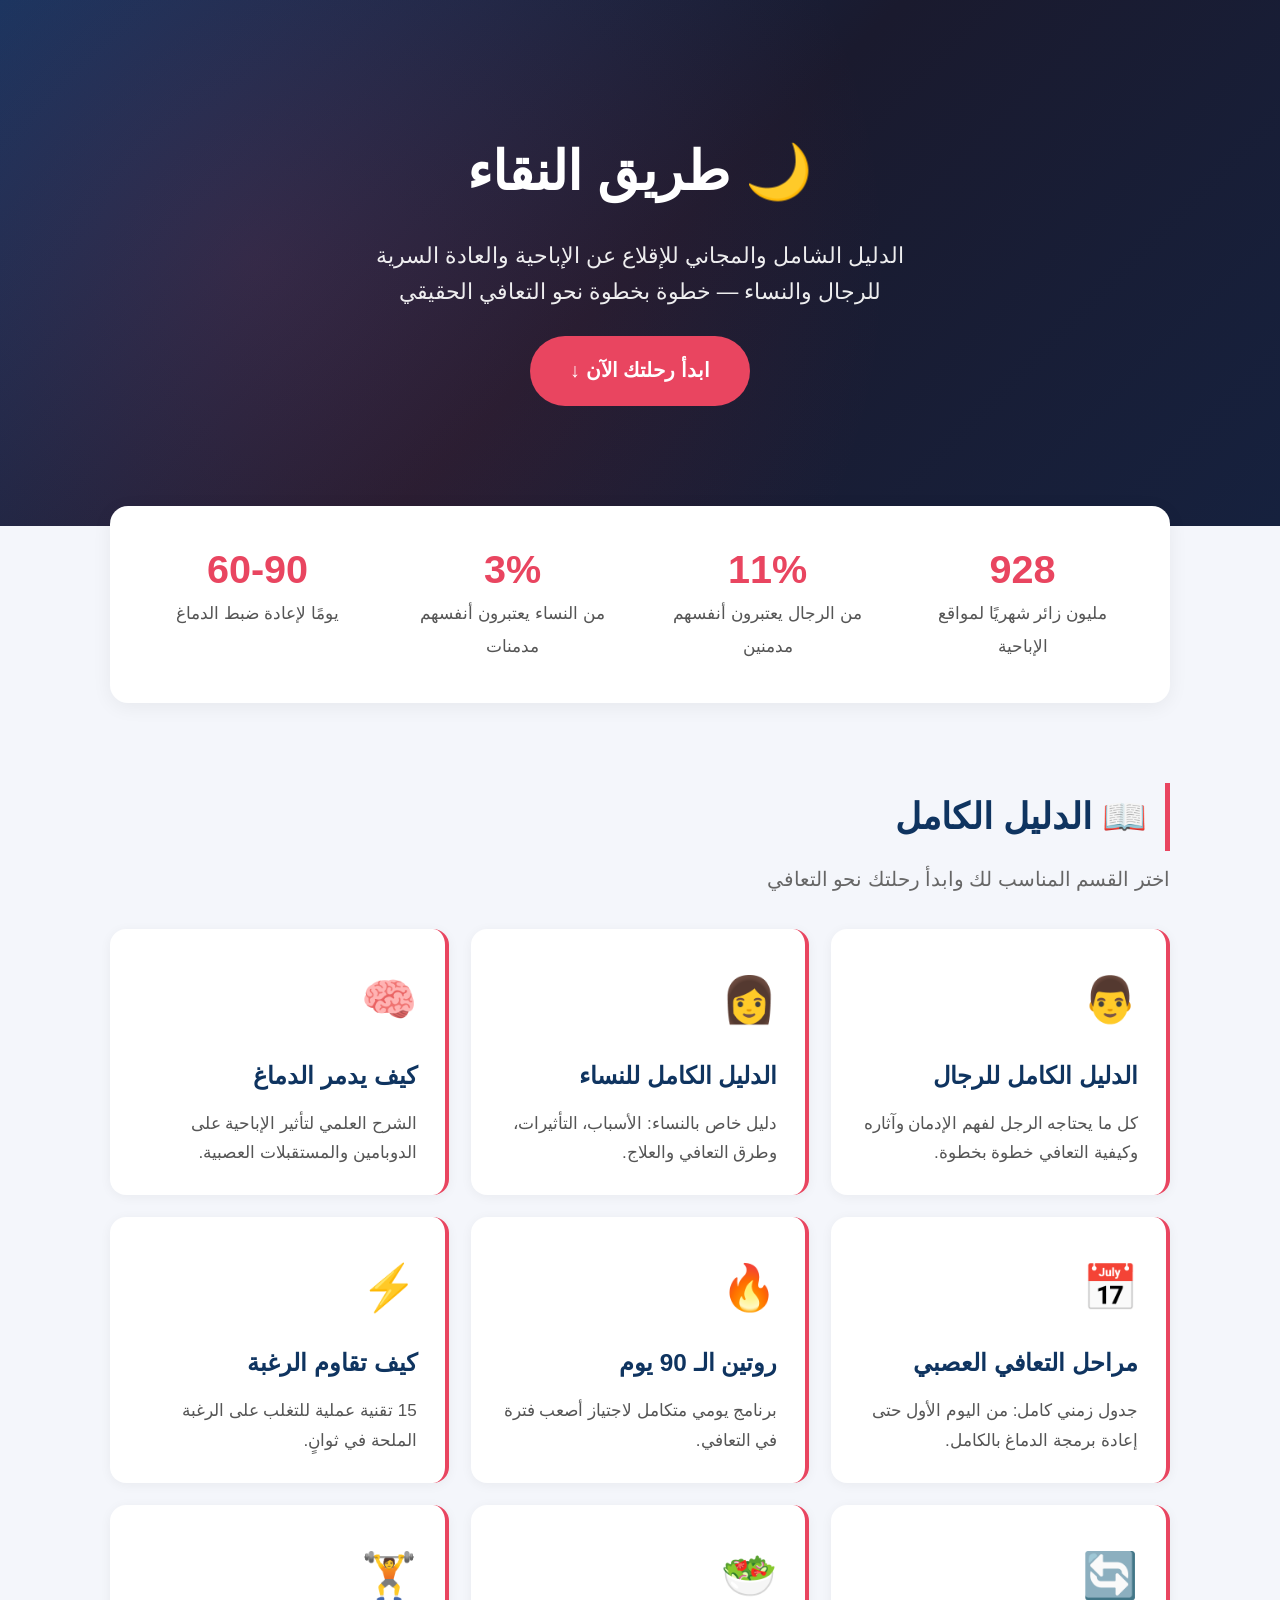
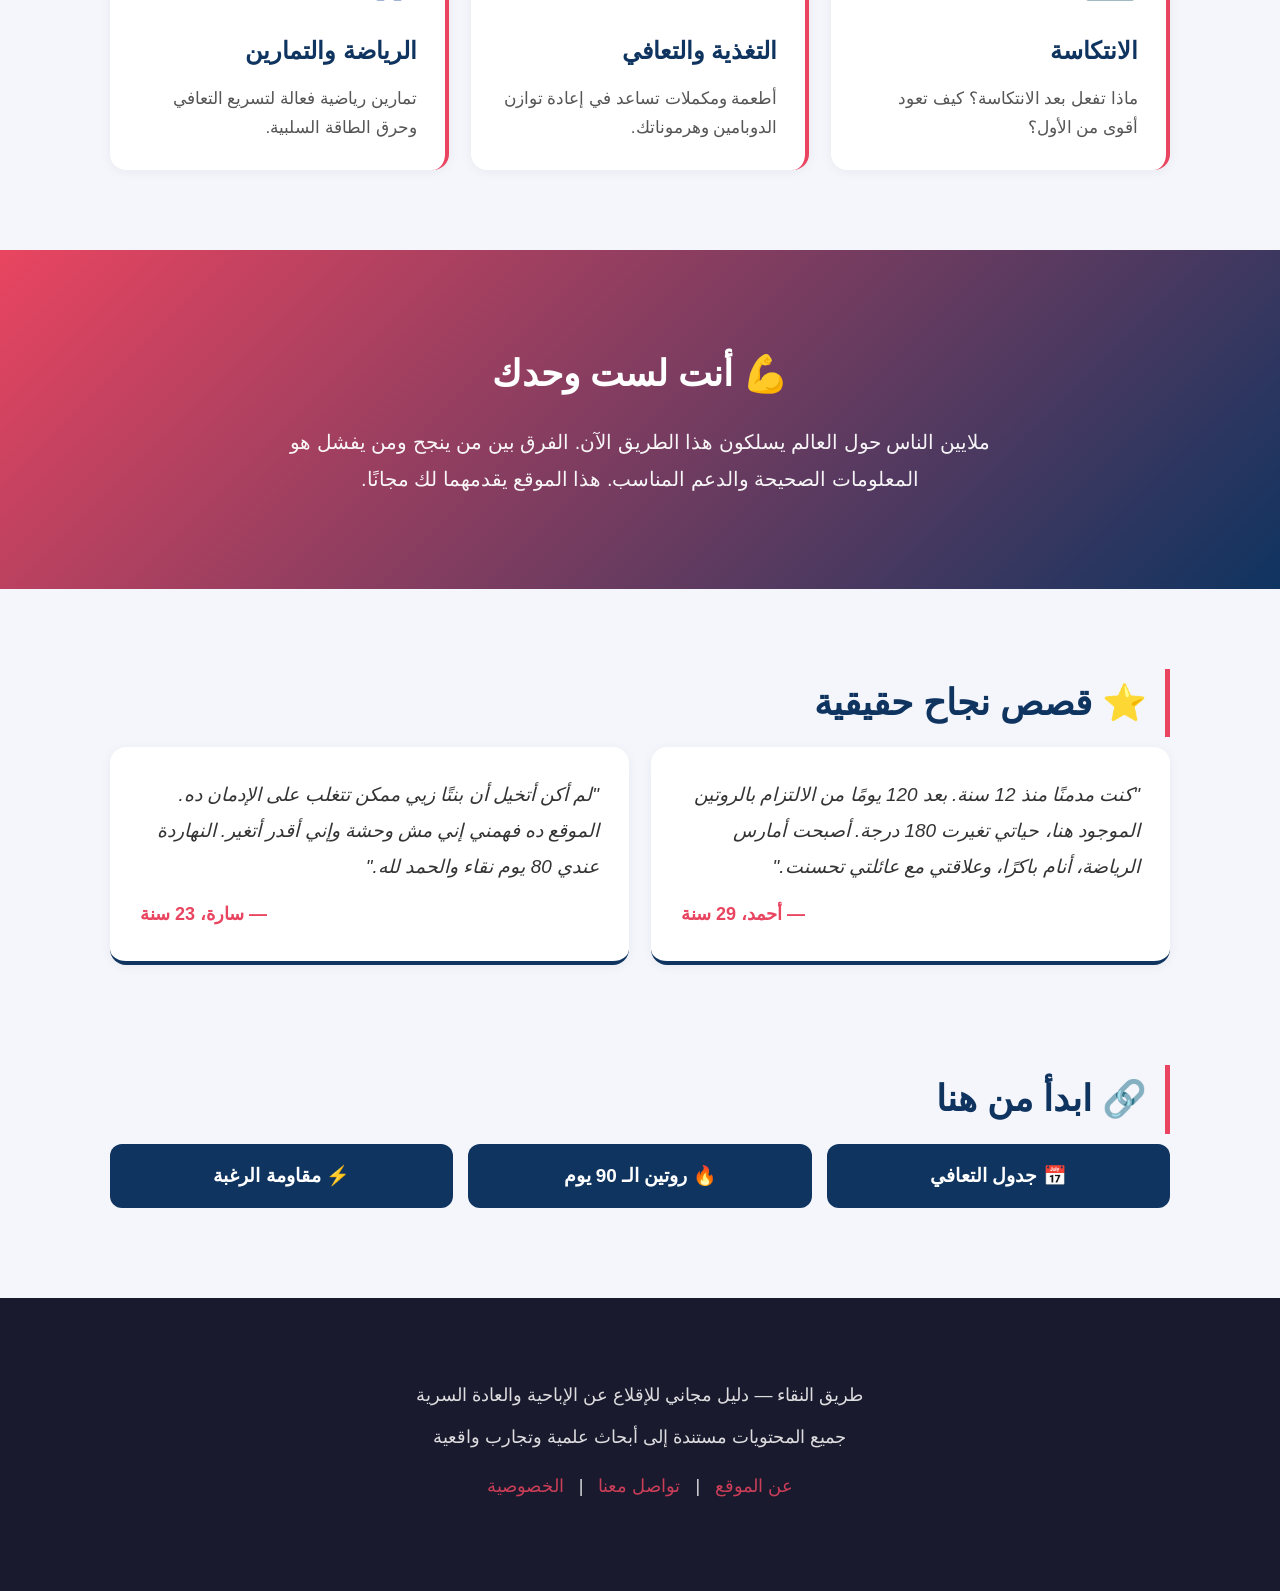
<file: index.html>
<!DOCTYPE html>
<html lang="ar" dir="rtl">
<head>
    <meta charset="UTF-8">
    <meta name="viewport" content="width=device-width, initial-scale=1.0">
    <title>طريق النقاء | الدليل الشامل للإقلاع عن الإباحية والعادة السرية</title>
    <meta name="description" content="طريق النقاء — الدليل الكامل والمجاني للإقلاع عن الإباحية والعادة السرية للرجال والنساء. خطوات عملية، مراحل التعافي العصبي، وتمارين يومية.">
    <meta name="keywords" content="إقلاع عن الإباحية, علاج العادة السرية, التعافي, nofap, طريق النقاء">
    <link rel="stylesheet" href="style.css">
</head>
<body>

    <!-- ======== الشريط العلوي ======== -->
    <header>
        <div class="container">
            <h1>🌙 طريق النقاء</h1>
            <p class="subtitle">الدليل الشامل والمجاني للإقلاع عن الإباحية والعادة السرية<br>للرجال والنساء — خطوة بخطوة نحو التعافي الحقيقي</p>
            <a href="#sections" class="btn">ابدأ رحلتك الآن ↓</a>
        </div>
    </header>

    <!-- ======== قسم البداية السريع ======== -->
    <section class="quick-start">
        <div class="container">
            <div class="stat-box">
                <div class="stat-item">
                    <span class="stat-num">928</span>
                    <p>مليون زائر شهريًا لمواقع الإباحية</p>
                </div>
                <div class="stat-item">
                    <span class="stat-num">11%</span>
                    <p>من الرجال يعتبرون أنفسهم مدمنين</p>
                </div>
                <div class="stat-item">
                    <span class="stat-num">3%</span>
                    <p>من النساء يعتبرون أنفسهم مدمنات</p>
                </div>
                <div class="stat-item">
                    <span class="stat-num">60-90</span>
                    <p>يومًا لإعادة ضبط الدماغ</p>
                </div>
            </div>
        </div>
    </section>

    <!-- ======== الأقسام الرئيسية ======== -->
    <section class="container" id="sections">
        <h2 class="section-title">📖 الدليل الكامل</h2>
        <p class="section-desc">اختر القسم المناسب لك وابدأ رحلتك نحو التعافي</p>

        <div class="grid-3">

            <a href="men.html" class="card">
                <div class="card-icon">👨</div>
                <h3>الدليل الكامل للرجال</h3>
                <p>كل ما يحتاجه الرجل لفهم الإدمان وآثاره وكيفية التعافي خطوة بخطوة.</p>
            </a>

            <a href="women.html" class="card">
                <div class="card-icon">👩</div>
                <h3>الدليل الكامل للنساء</h3>
                <p>دليل خاص بالنساء: الأسباب، التأثيرات، وطرق التعافي والعلاج.</p>
            </a>

            <a href="science.html" class="card">
                <div class="card-icon">🧠</div>
                <h3>كيف يدمر الدماغ</h3>
                <p>الشرح العلمي لتأثير الإباحية على الدوبامين والمستقبلات العصبية.</p>
            </a>

            <a href="recovery-timeline.html" class="card">
                <div class="card-icon">📅</div>
                <h3>مراحل التعافي العصبي</h3>
                <p>جدول زمني كامل: من اليوم الأول حتى إعادة برمجة الدماغ بالكامل.</p>
            </a>

            <a href="90-day- routine.html" class="card">
                <div class="card-icon">🔥</div>
                <h3>روتين الـ 90 يوم</h3>
                <p>برنامج يومي متكامل لاجتياز أصعب فترة في التعافي.</p>
            </a>

            <a href="urges.html" class="card">
                <div class="card-icon">⚡</div>
                <h3>كيف تقاوم الرغبة</h3>
                <p>15 تقنية عملية للتغلب على الرغبة الملحة في ثوانٍ.</p>
            </a>

            <a href="relapse.html" class="card">
                <div class="card-icon">🔄</div>
                <h3>الانتكاسة</h3>
                <p>ماذا تفعل بعد الانتكاسة؟ كيف تعود أقوى من الأول؟</p>
            </a>

            <a href="nutrition.html" class="card">
                <div class="card-icon">🥗</div>
                <h3>التغذية والتعافي</h3>
                <p>أطعمة ومكملات تساعد في إعادة توازن الدوبامين وهرموناتك.</p>
            </a>

            <a href="exercise.html" class="card">
                <div class="card-icon">🏋️</div>
                <h3>الرياضة والتمارين</h3>
                <p>تمارين رياضية فعالة لتسريع التعافي وحرق الطاقة السلبية.</p>
            </a>

        </div>
    </section>

    <!-- ======== شريط التحفيز ======== -->
    <section class="motivation-bar">
        <div class="container">
            <h2>💪 أنت لست وحدك</h2>
            <p>ملايين الناس حول العالم يسلكون هذا الطريق الآن. الفرق بين من ينجح ومن يفشل هو المعلومات الصحيحة والدعم المناسب. هذا الموقع يقدمهما لك مجانًا.</p>
        </div>
    </section>

    <!-- ======== قصص نجاح سريعة ======== -->
    <section class="container">
        <h2 class="section-title">⭐ قصص نجاح حقيقية</h2>
        <div class="grid-2">
            <div class="story-card">
                <p class="story-text">"كنت مدمنًا منذ 12 سنة. بعد 120 يومًا من الالتزام بالروتين الموجود هنا، حياتي تغيرت 180 درجة. أصبحت أمارس الرياضة، أنام باكرًا، وعلاقتي مع عائلتي تحسنت."</p>
                <p class="story-author">— أحمد، 29 سنة</p>
            </div>
            <div class="story-card">
                <p class="story-text">"لم أكن أتخيل أن بنتًا زيي ممكن تتغلب على الإدمان ده. الموقع ده فهمني إني مش وحشة وإني أقدر أتغير. النهاردة عندي 80 يوم نقاء والحمد لله."</p>
                <p class="story-author">— سارة، 23 سنة</p>
            </div>
        </div>
    </section>

    <!-- ======== روابط سريعة ======== -->
    <section class="container quick-links">
        <h2 class="section-title">🔗 ابدأ من هنا</h2>
        <div class="grid-3">
            <a href="recovery-timeline.html" class="btn-small">📅 جدول التعافي</a>
            <a href="90-day- routine.html" class="btn-small">🔥 روتين الـ 90 يوم</a>
            <a href="urges.html" class="btn-small">⚡ مقاومة الرغبة</a>
        </div>
    </section>

    <!-- ======== الفوتر ======== -->
    <footer>
        <div class="container">
            <p>طريق النقاء — دليل مجاني للإقلاع عن الإباحية والعادة السرية</p>
            <p>جميع المحتويات مستندة إلى أبحاث علمية وتجارب واقعية</p>
            <p class="footer-links">
                <a href="about.html">عن الموقع</a> | 
                <a href="contact.html">تواصل معنا</a> | 
                <a href="privacy.html">الخصوصية</a>
            </p>
        </div>
    </footer>

</body>
</html>
</file>
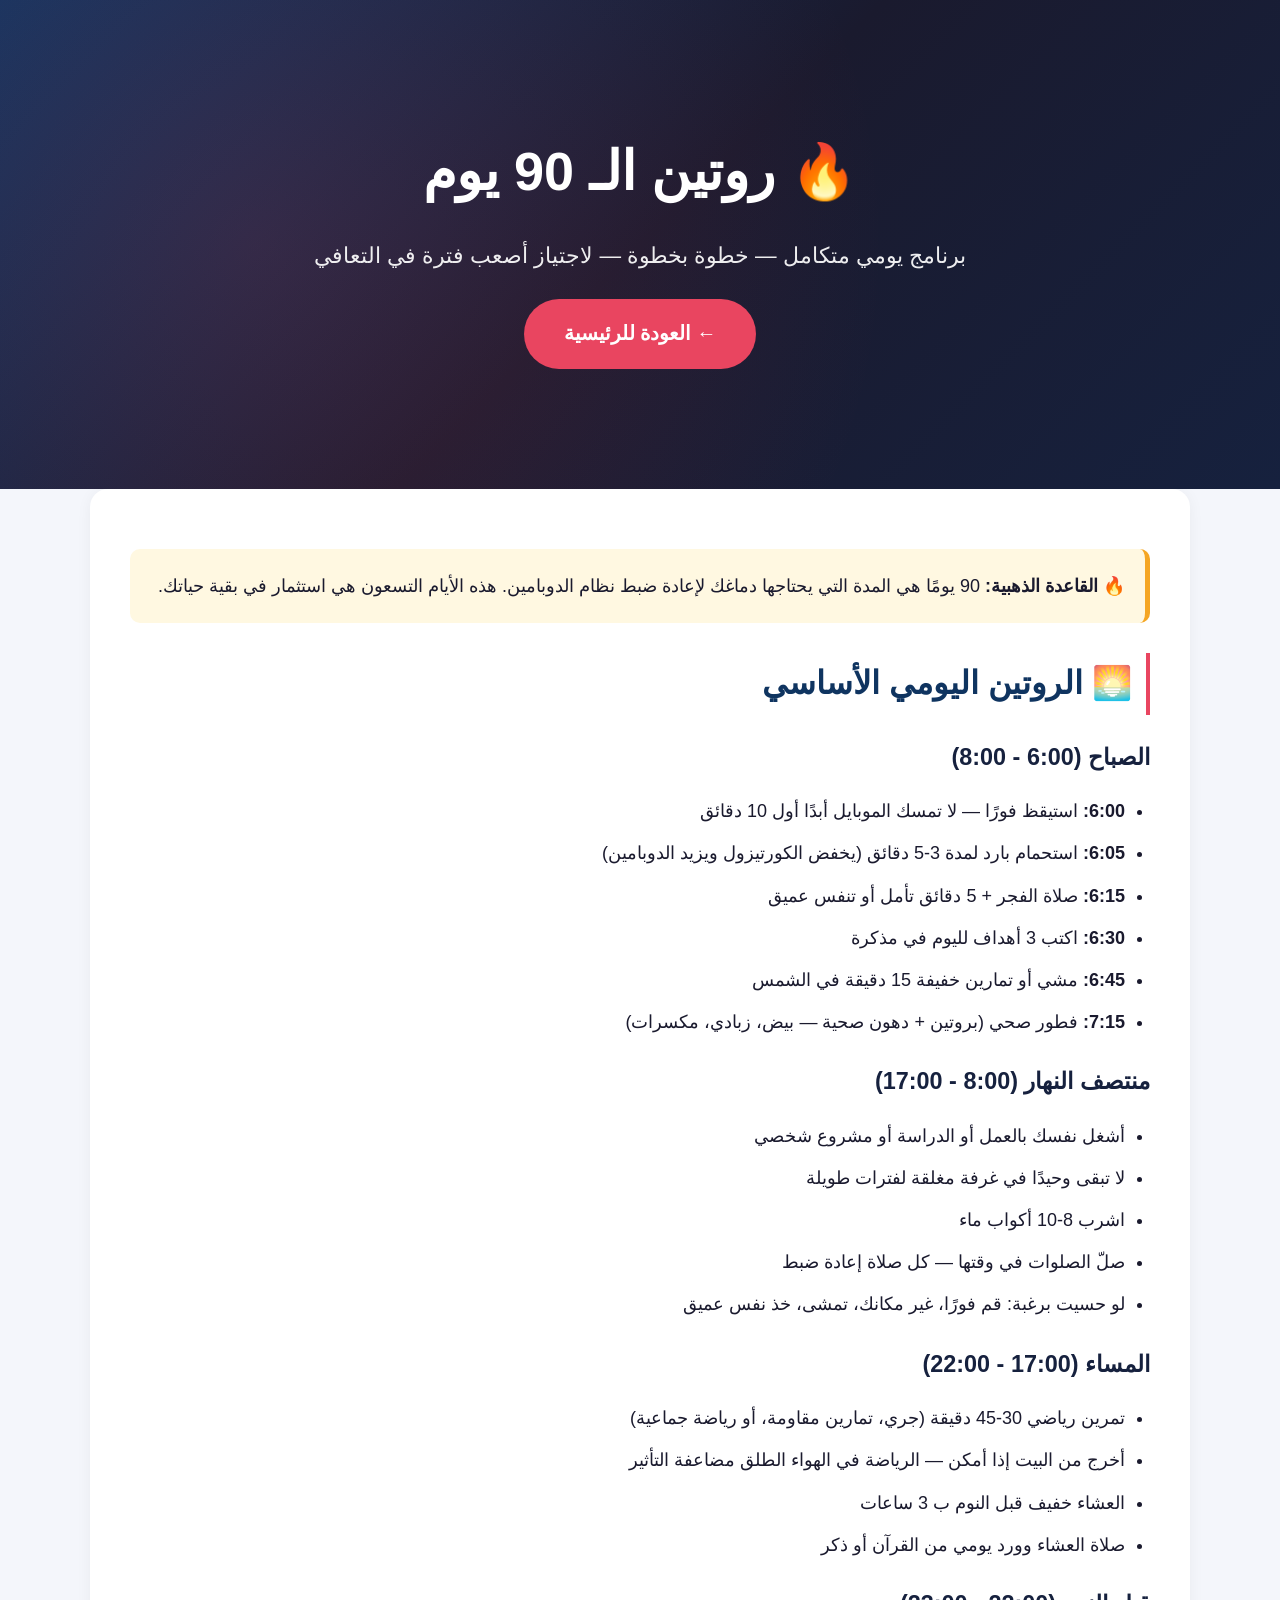
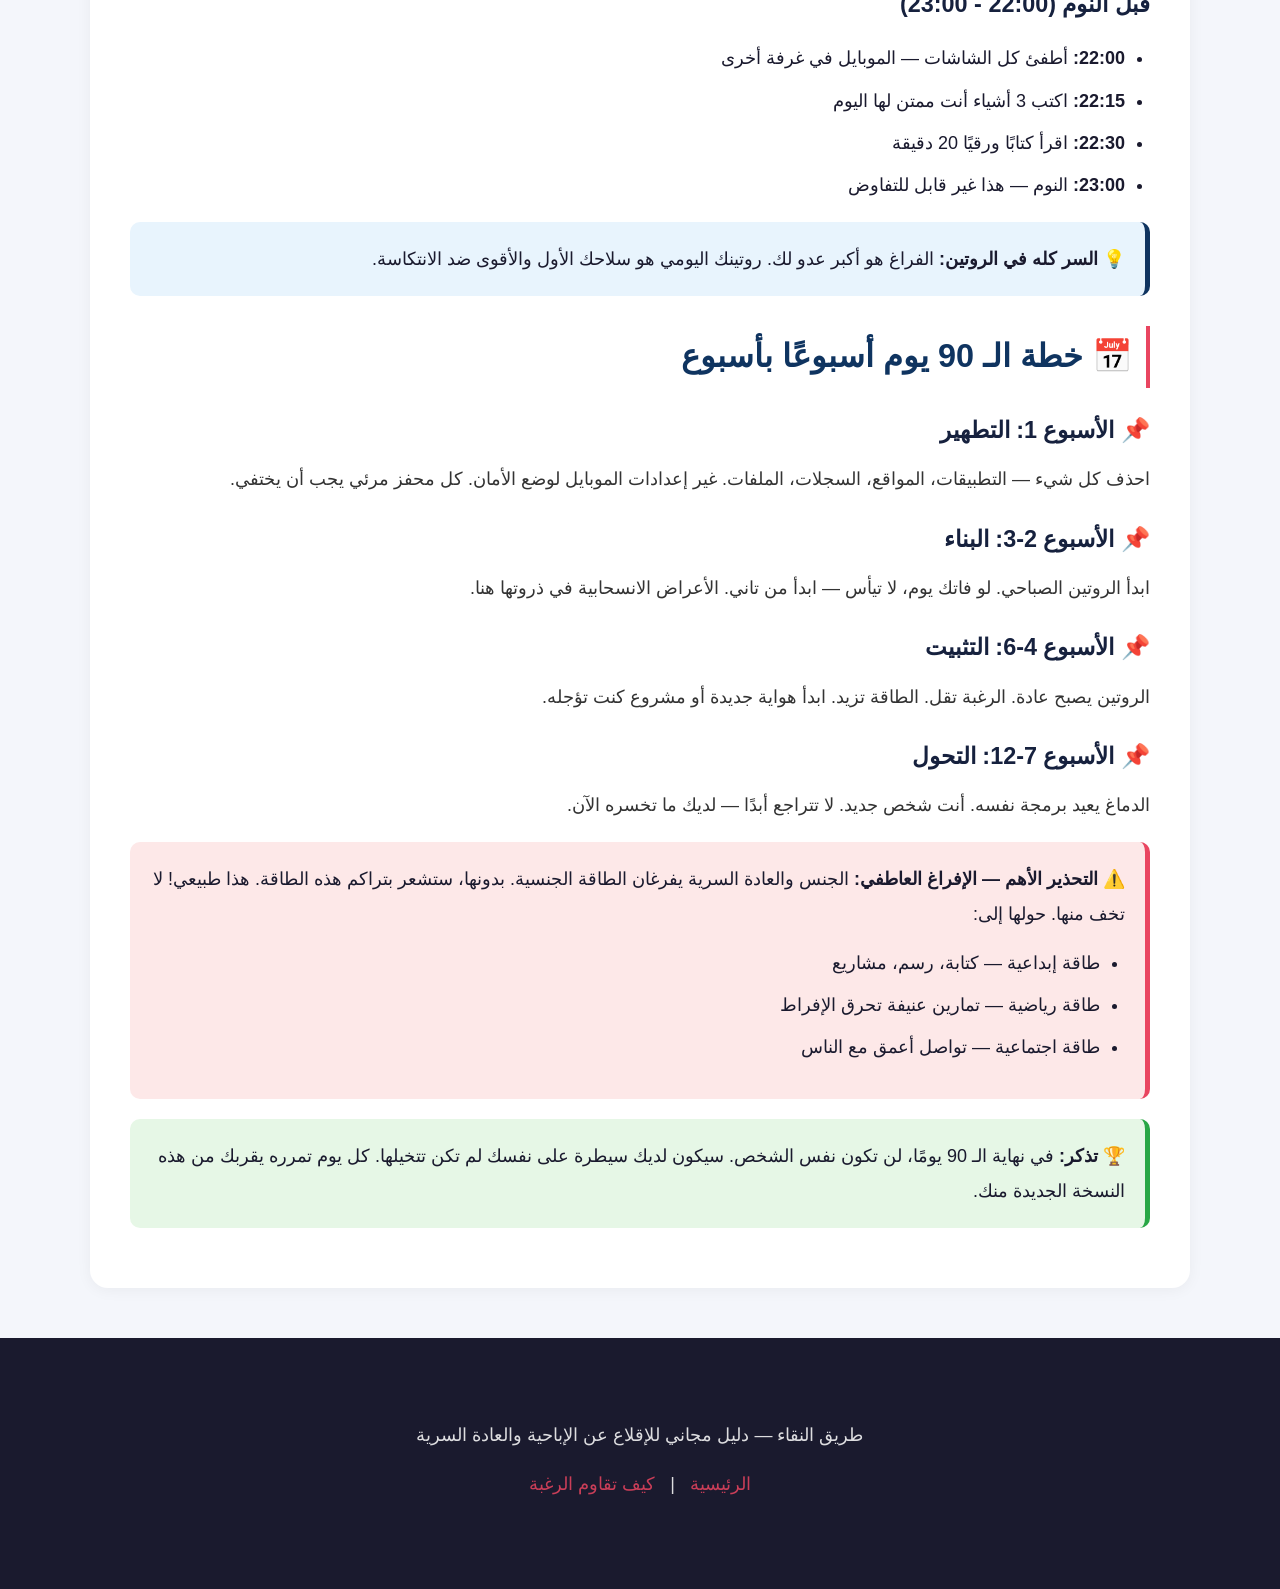
<file: 90-day-routine.html>
<!DOCTYPE html>
<html lang="ar" dir="rtl">
<head>
    <meta charset="UTF-8">
    <meta name="viewport" content="width=device-width, initial-scale=1.0">
    <title>روتين الـ 90 يوم للتعافي - طريق النقاء</title>
    <meta name="description" content="برنامج يومي متكامل لاجتياز أصعب 90 يوم في التعافي من إدمان الإباحية والعادة السرية.">
    <link rel="stylesheet" href="style.css">
</head>
<body>

<header>
    <div class="container">
        <h1>🔥 روتين الـ 90 يوم</h1>
        <p class="subtitle">برنامج يومي متكامل — خطوة بخطوة — لاجتياز أصعب فترة في التعافي</p>
        <a href="index.html" class="btn">← العودة للرئيسية</a>
    </div>
</header>

<div class="container article">

    <div class="highlight-box">
        <strong>🔥 القاعدة الذهبية:</strong> 90 يومًا هي المدة التي يحتاجها دماغك لإعادة ضبط نظام الدوبامين. هذه الأيام التسعون هي استثمار في بقية حياتك.
    </div>

    <h2>🌅 الروتين اليومي الأساسي</h2>

    <h3>الصباح (6:00 - 8:00)</h3>
    <ul>
        <li><strong>6:00:</strong> استيقظ فورًا — لا تمسك الموبايل أبدًا أول 10 دقائق</li>
        <li><strong>6:05:</strong> استحمام بارد لمدة 3-5 دقائق (يخفض الكورتيزول ويزيد الدوبامين)</li>
        <li><strong>6:15:</strong> صلاة الفجر + 5 دقائق تأمل أو تنفس عميق</li>
        <li><strong>6:30:</strong> اكتب 3 أهداف لليوم في مذكرة</li>
        <li><strong>6:45:</strong> مشي أو تمارين خفيفة 15 دقيقة في الشمس</li>
        <li><strong>7:15:</strong> فطور صحي (بروتين + دهون صحية — بيض، زبادي، مكسرات)</li>
    </ul>

    <h3>منتصف النهار (8:00 - 17:00)</h3>
    <ul>
        <li>أشغل نفسك بالعمل أو الدراسة أو مشروع شخصي</li>
        <li>لا تبقى وحيدًا في غرفة مغلقة لفترات طويلة</li>
        <li>اشرب 8-10 أكواب ماء</li>
        <li>صلّ الصلوات في وقتها — كل صلاة إعادة ضبط</li>
        <li>لو حسيت برغبة: قم فورًا، غير مكانك، تمشى، خذ نفس عميق</li>
    </ul>

    <h3>المساء (17:00 - 22:00)</h3>
    <ul>
        <li>تمرين رياضي 30-45 دقيقة (جري، تمارين مقاومة، أو رياضة جماعية)</li>
        <li>أخرج من البيت إذا أمكن — الرياضة في الهواء الطلق مضاعفة التأثير</li>
        <li>العشاء خفيف قبل النوم ب 3 ساعات</li>
        <li>صلاة العشاء وورد يومي من القرآن أو ذكر</li>
    </ul>

    <h3>قبل النوم (22:00 - 23:00)</h3>
    <ul>
        <li><strong>22:00:</strong> أطفئ كل الشاشات — الموبايل في غرفة أخرى</li>
        <li><strong>22:15:</strong> اكتب 3 أشياء أنت ممتن لها اليوم</li>
        <li><strong>22:30:</strong> اقرأ كتابًا ورقيًا 20 دقيقة</li>
        <li><strong>23:00:</strong> النوم — هذا غير قابل للتفاوض</li>
    </ul>

    <div class="tip-box">
        <strong>💡 السر كله في الروتين:</strong> الفراغ هو أكبر عدو لك. روتينك اليومي هو سلاحك الأول والأقوى ضد الانتكاسة.
    </div>

    <h2>📅 خطة الـ 90 يوم أسبوعًا بأسبوع</h2>

    <h3>📌 الأسبوع 1: التطهير</h3>
    <p>احذف كل شيء — التطبيقات، المواقع، السجلات، الملفات. غير إعدادات الموبايل لوضع الأمان. كل محفز مرئي يجب أن يختفي.</p>

    <h3>📌 الأسبوع 2-3: البناء</h3>
    <p>ابدأ الروتين الصباحي. لو فاتك يوم، لا تيأس — ابدأ من تاني. الأعراض الانسحابية في ذروتها هنا.</p>

    <h3>📌 الأسبوع 4-6: التثبيت</h3>
    <p>الروتين يصبح عادة. الرغبة تقل. الطاقة تزيد. ابدأ هواية جديدة أو مشروع كنت تؤجله.</p>

    <h3>📌 الأسبوع 7-12: التحول</h3>
    <p>الدماغ يعيد برمجة نفسه. أنت شخص جديد. لا تتراجع أبدًا — لديك ما تخسره الآن.</p>

    <div class="warning-box">
        <strong>⚠️ التحذير الأهم — الإفراغ العاطفي:</strong> الجنس والعادة السرية يفرغان الطاقة الجنسية. بدونها، ستشعر بتراكم هذه الطاقة. هذا طبيعي! لا تخف منها. حولها إلى:
        <ul>
            <li>طاقة إبداعية — كتابة، رسم، مشاريع</li>
            <li>طاقة رياضية — تمارين عنيفة تحرق الإفراط</li>
            <li>طاقة اجتماعية — تواصل أعمق مع الناس</li>
        </ul>
    </div>

    <div class="success-box">
        <strong>🏆 تذكر:</strong> في نهاية الـ 90 يومًا، لن تكون نفس الشخص. سيكون لديك سيطرة على نفسك لم تكن تتخيلها. كل يوم تمرره يقربك من هذه النسخة الجديدة منك.
    </div>

</div>

<footer>
    <div class="container">
        <p>طريق النقاء — دليل مجاني للإقلاع عن الإباحية والعادة السرية</p>
        <p class="footer-links"><a href="index.html">الرئيسية</a> | <a href="urges.html">كيف تقاوم الرغبة</a></p>
    </div>
</footer>

</body>
</html>
</file>
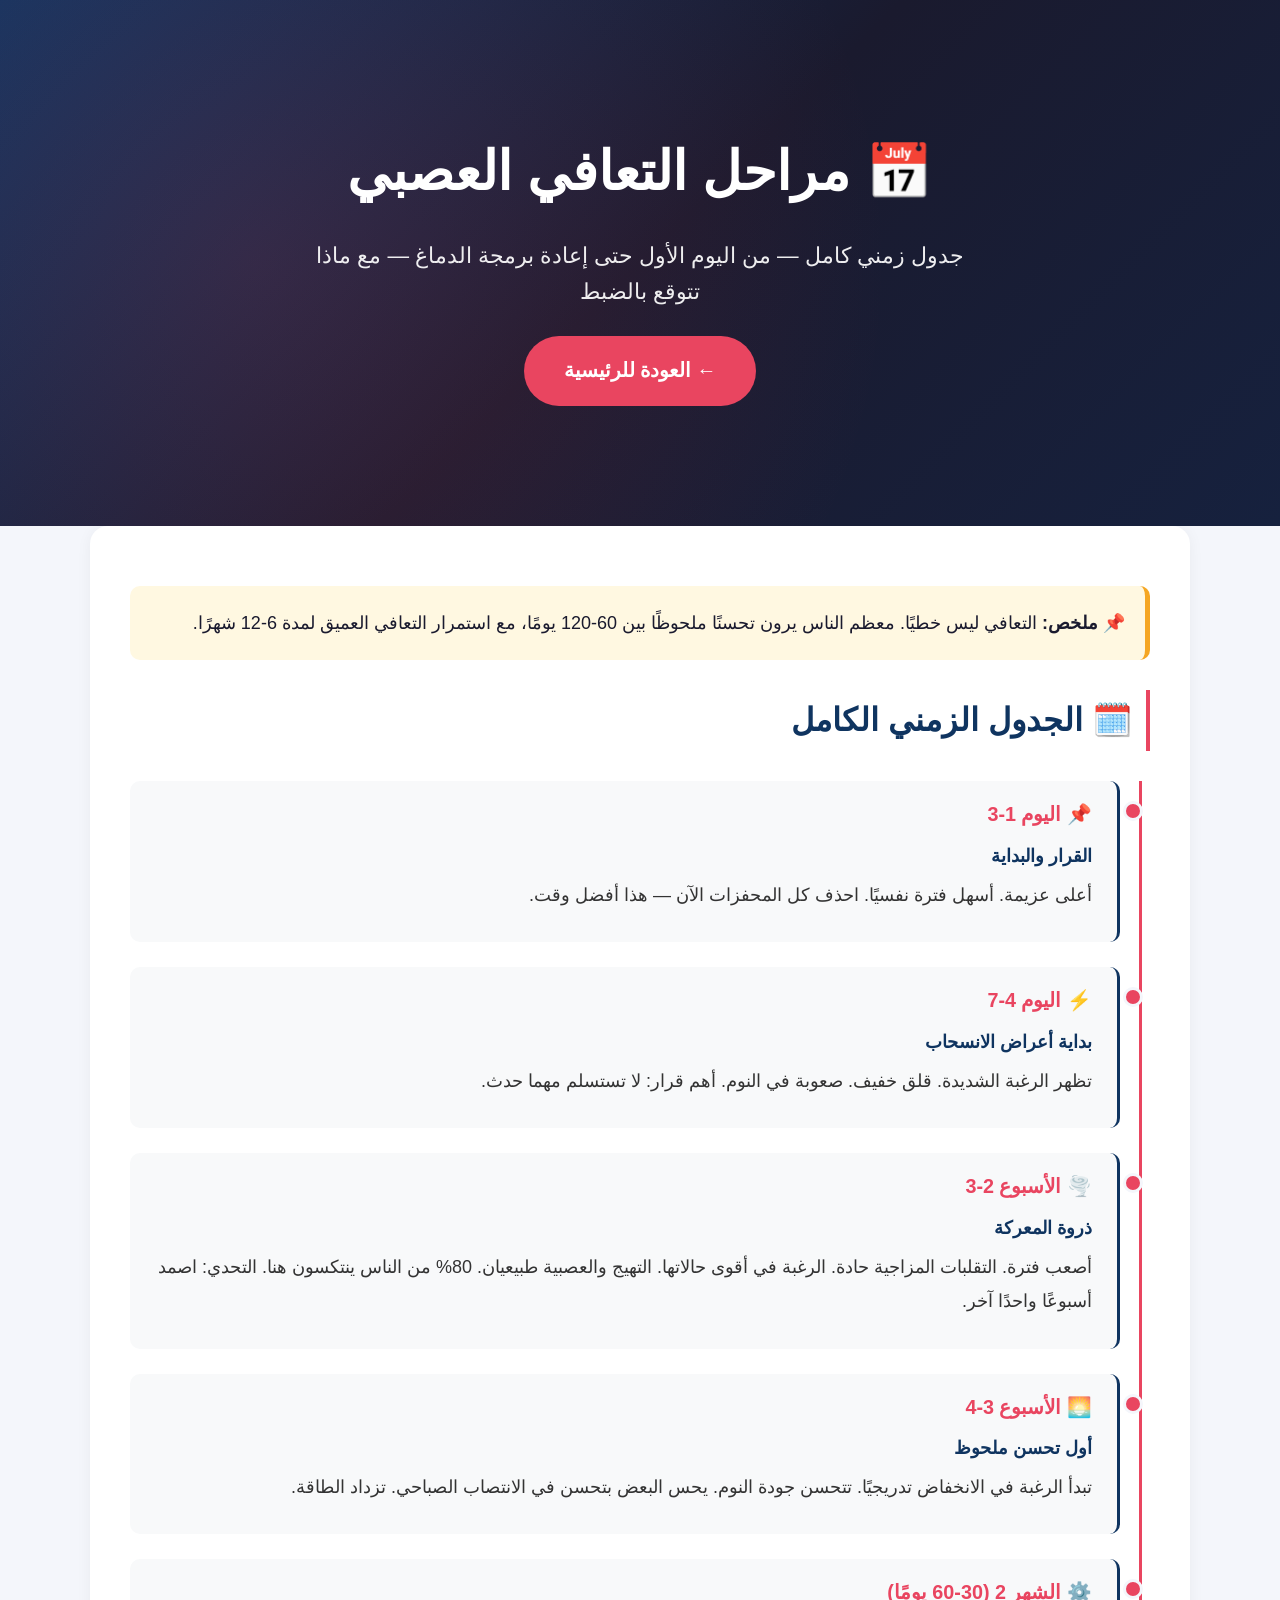
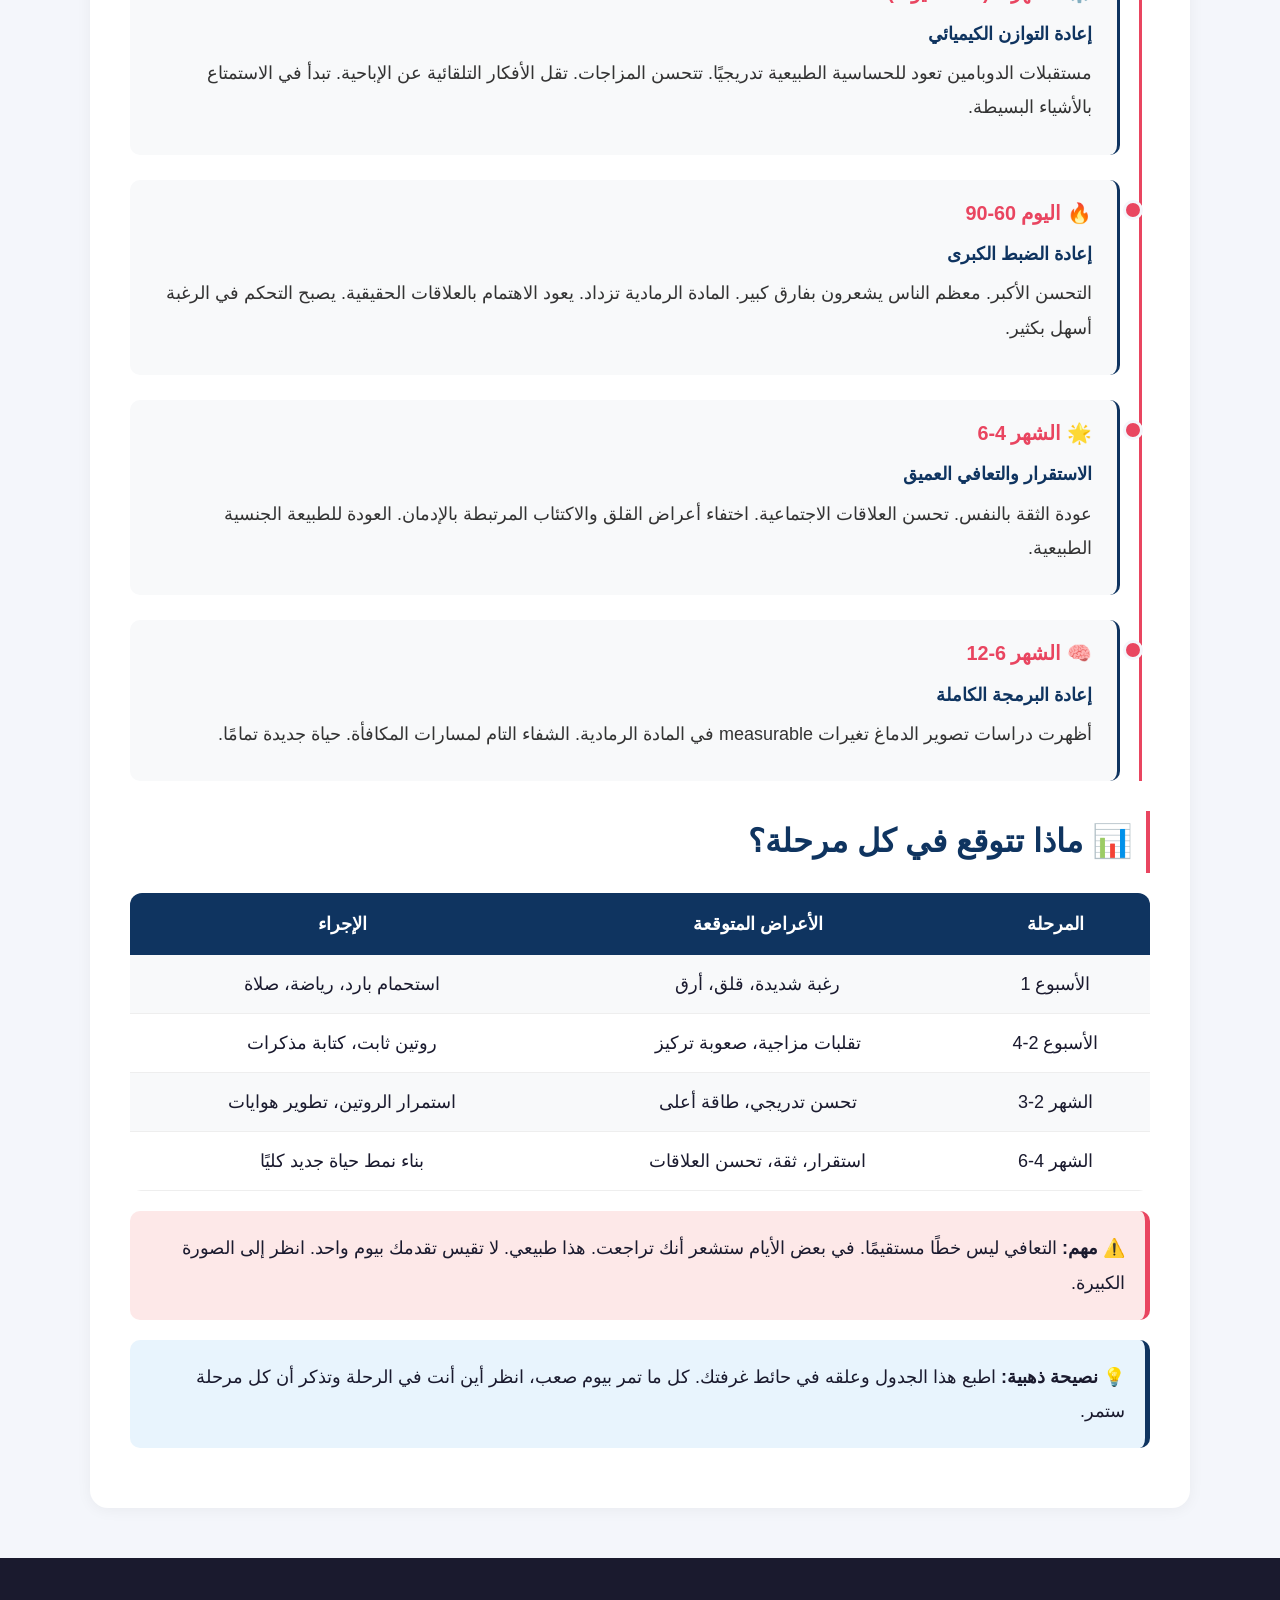
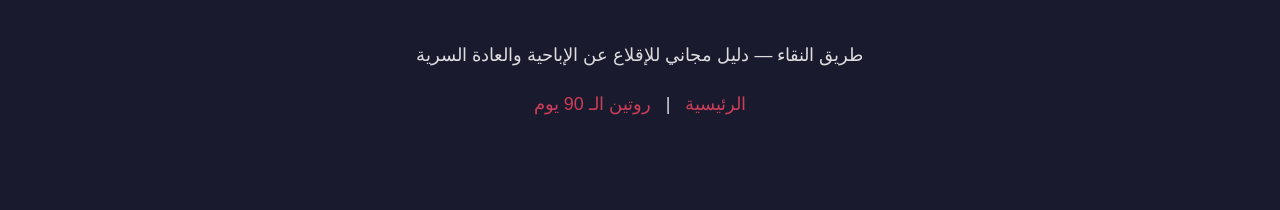
<file: recovery-timeline.html>
<!DOCTYPE html>
<html lang="ar" dir="rtl">
<head>
    <meta charset="UTF-8">
    <meta name="viewport" content="width=device-width, initial-scale=1.0">
    <title>مراحل التعافي العصبي - طريق النقاء</title>
    <meta name="description" content="الجدول الزمني الكامل لتعافي الدماغ من إدمان الإباحية: من اليوم الأول حتى إعادة البرمجة.">
    <link rel="stylesheet" href="style.css">
</head>
<body>

<header>
    <div class="container">
        <h1>📅 مراحل التعافي العصبي</h1>
        <p class="subtitle">جدول زمني كامل — من اليوم الأول حتى إعادة برمجة الدماغ — مع ماذا تتوقع بالضبط</p>
        <a href="index.html" class="btn">← العودة للرئيسية</a>
    </div>
</header>

<div class="container article">

    <div class="highlight-box">
        <strong>📌 ملخص:</strong> التعافي ليس خطيًا. معظم الناس يرون تحسنًا ملحوظًا بين 60-120 يومًا، مع استمرار التعافي العميق لمدة 6-12 شهرًا.
    </div>

    <h2>🗓️ الجدول الزمني الكامل</h2>

    <div class="timeline">

        <div class="timeline-item">
            <span class="day">📌 اليوم 1-3</span>
            <h4>القرار والبداية</h4>
            <p>أعلى عزيمة. أسهل فترة نفسيًا. احذف كل المحفزات الآن — هذا أفضل وقت.</p>
        </div>

        <div class="timeline-item">
            <span class="day">⚡ اليوم 4-7</span>
            <h4>بداية أعراض الانسحاب</h4>
            <p>تظهر الرغبة الشديدة. قلق خفيف. صعوبة في النوم. أهم قرار: لا تستسلم مهما حدث.</p>
        </div>

        <div class="timeline-item">
            <span class="day">🌪️ الأسبوع 2-3</span>
            <h4>ذروة المعركة</h4>
            <p>أصعب فترة. التقلبات المزاجية حادة. الرغبة في أقوى حالاتها. التهيج والعصبية طبيعيان. 80% من الناس ينتكسون هنا. التحدي: اصمد أسبوعًا واحدًا آخر.</p>
        </div>

        <div class="timeline-item">
            <span class="day">🌅 الأسبوع 3-4</span>
            <h4>أول تحسن ملحوظ</h4>
            <p>تبدأ الرغبة في الانخفاض تدريجيًا. تتحسن جودة النوم. يحس البعض بتحسن في الانتصاب الصباحي. تزداد الطاقة.</p>
        </div>

        <div class="timeline-item">
            <span class="day">⚙️ الشهر 2 (30-60 يومًا)</span>
            <h4>إعادة التوازن الكيميائي</h4>
            <p>مستقبلات الدوبامين تعود للحساسية الطبيعية تدريجيًا. تتحسن المزاجات. تقل الأفكار التلقائية عن الإباحية. تبدأ في الاستمتاع بالأشياء البسيطة.</p>
        </div>

        <div class="timeline-item">
            <span class="day">🔥 اليوم 60-90</span>
            <h4>إعادة الضبط الكبرى</h4>
            <p>التحسن الأكبر. معظم الناس يشعرون بفارق كبير. المادة الرمادية تزداد. يعود الاهتمام بالعلاقات الحقيقية. يصبح التحكم في الرغبة أسهل بكثير.</p>
        </div>

        <div class="timeline-item">
            <span class="day">🌟 الشهر 4-6</span>
            <h4>الاستقرار والتعافي العميق</h4>
            <p>عودة الثقة بالنفس. تحسن العلاقات الاجتماعية. اختفاء أعراض القلق والاكتئاب المرتبطة بالإدمان. العودة للطبيعة الجنسية الطبيعية.</p>
        </div>

        <div class="timeline-item">
            <span class="day">🧠 الشهر 6-12</span>
            <h4>إعادة البرمجة الكاملة</h4>
            <p>أظهرت دراسات تصوير الدماغ تغيرات measurable في المادة الرمادية. الشفاء التام لمسارات المكافأة. حياة جديدة تمامًا.</p>
        </div>

    </div>

    <h2>📊 ماذا تتوقع في كل مرحلة؟</h2>

    <table class="food-table">
        <tr>
            <th>المرحلة</th>
            <th>الأعراض المتوقعة</th>
            <th>الإجراء</th>
        </tr>
        <tr>
            <td>الأسبوع 1</td>
            <td>رغبة شديدة، قلق، أرق</td>
            <td>استحمام بارد، رياضة، صلاة</td>
        </tr>
        <tr>
            <td>الأسبوع 2-4</td>
            <td>تقلبات مزاجية، صعوبة تركيز</td>
            <td>روتين ثابت، كتابة مذكرات</td>
        </tr>
        <tr>
            <td>الشهر 2-3</td>
            <td>تحسن تدريجي، طاقة أعلى</td>
            <td>استمرار الروتين، تطوير هوايات</td>
        </tr>
        <tr>
            <td>الشهر 4-6</td>
            <td>استقرار، ثقة، تحسن العلاقات</td>
            <td>بناء نمط حياة جديد كليًا</td>
        </tr>
    </table>

    <div class="warning-box">
        <strong>⚠️ مهم:</strong> التعافي ليس خطًا مستقيمًا. في بعض الأيام ستشعر أنك تراجعت. هذا طبيعي. لا تقيس تقدمك بيوم واحد. انظر إلى الصورة الكبيرة.
    </div>

    <div class="tip-box">
        <strong>💡 نصيحة ذهبية:</strong> اطبع هذا الجدول وعلقه في حائط غرفتك. كل ما تمر بيوم صعب، انظر أين أنت في الرحلة وتذكر أن كل مرحلة ستمر.
    </div>

</div>

<footer>
    <div class="container">
        <p>طريق النقاء — دليل مجاني للإقلاع عن الإباحية والعادة السرية</p>
        <p class="footer-links"><a href="index.html">الرئيسية</a> | <a href="90-day-routine.html">روتين الـ 90 يوم</a></p>
    </div>
</footer>

</body>
</file>
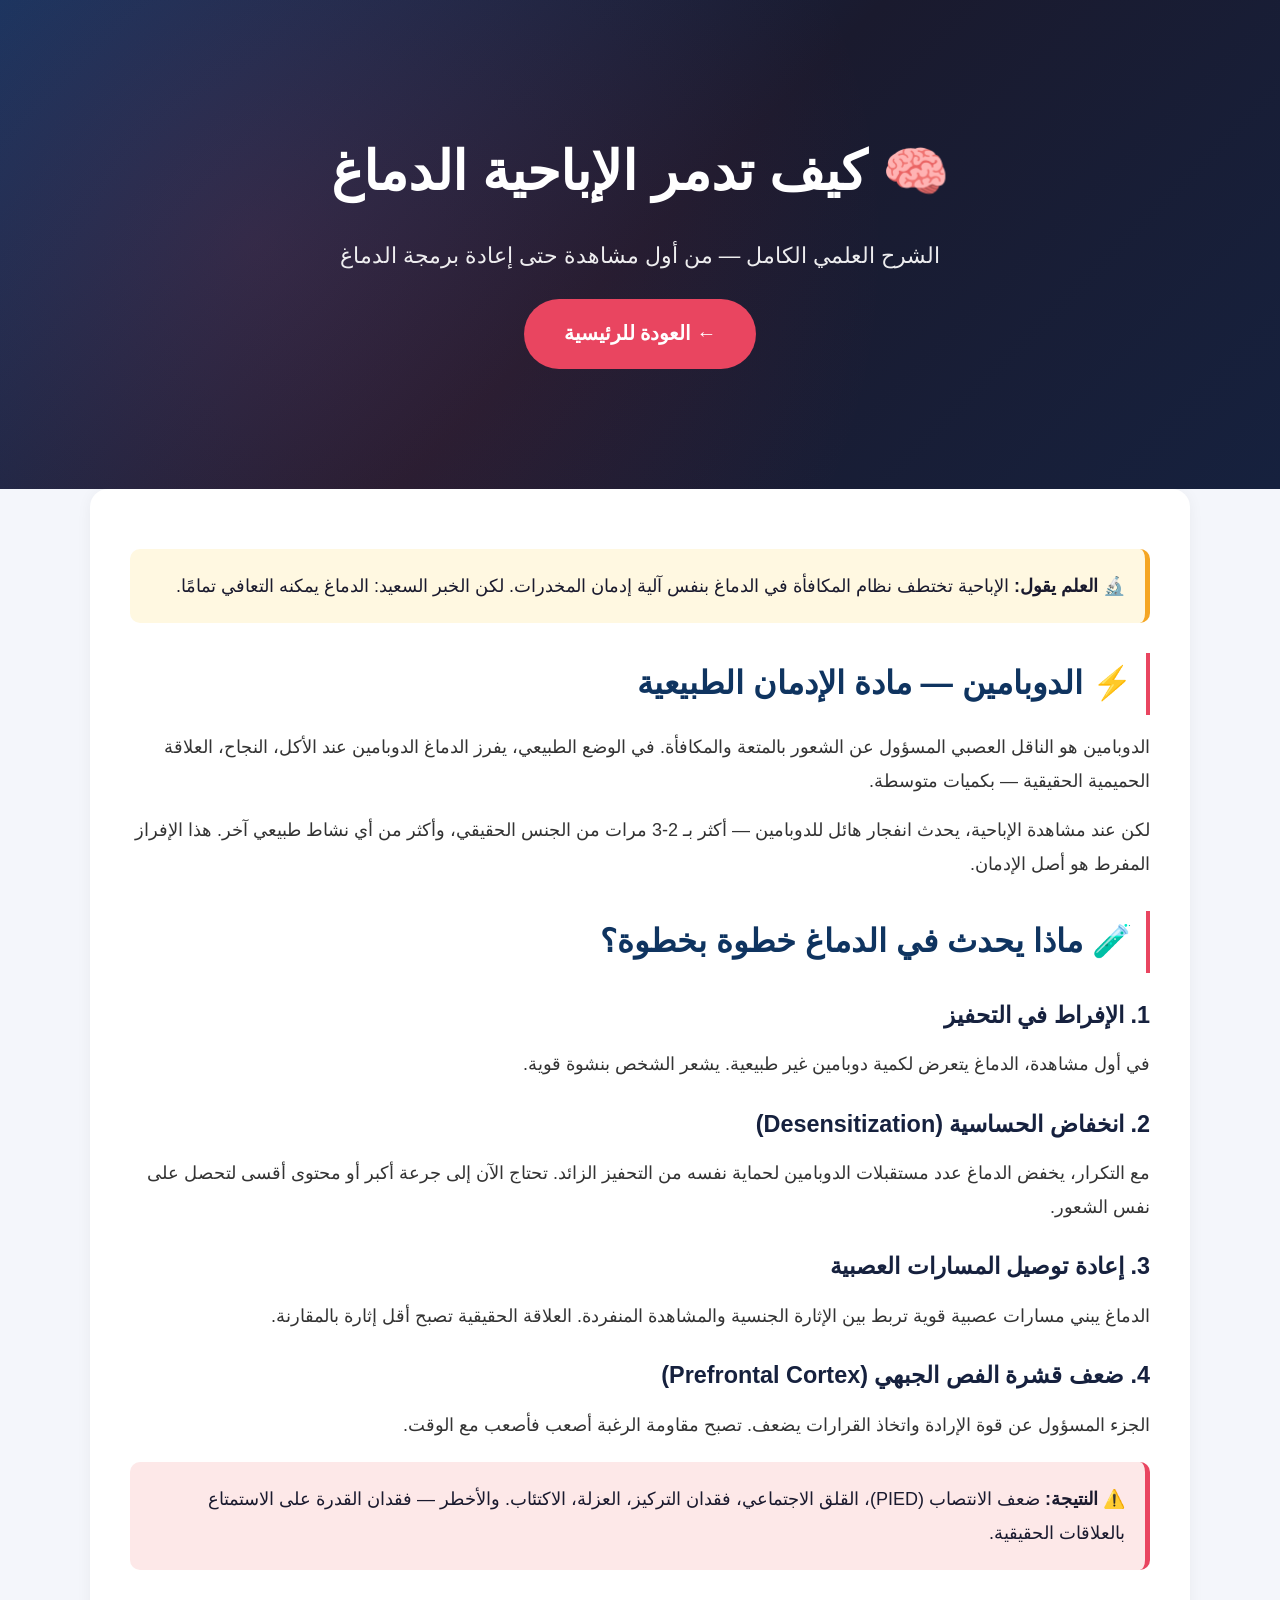
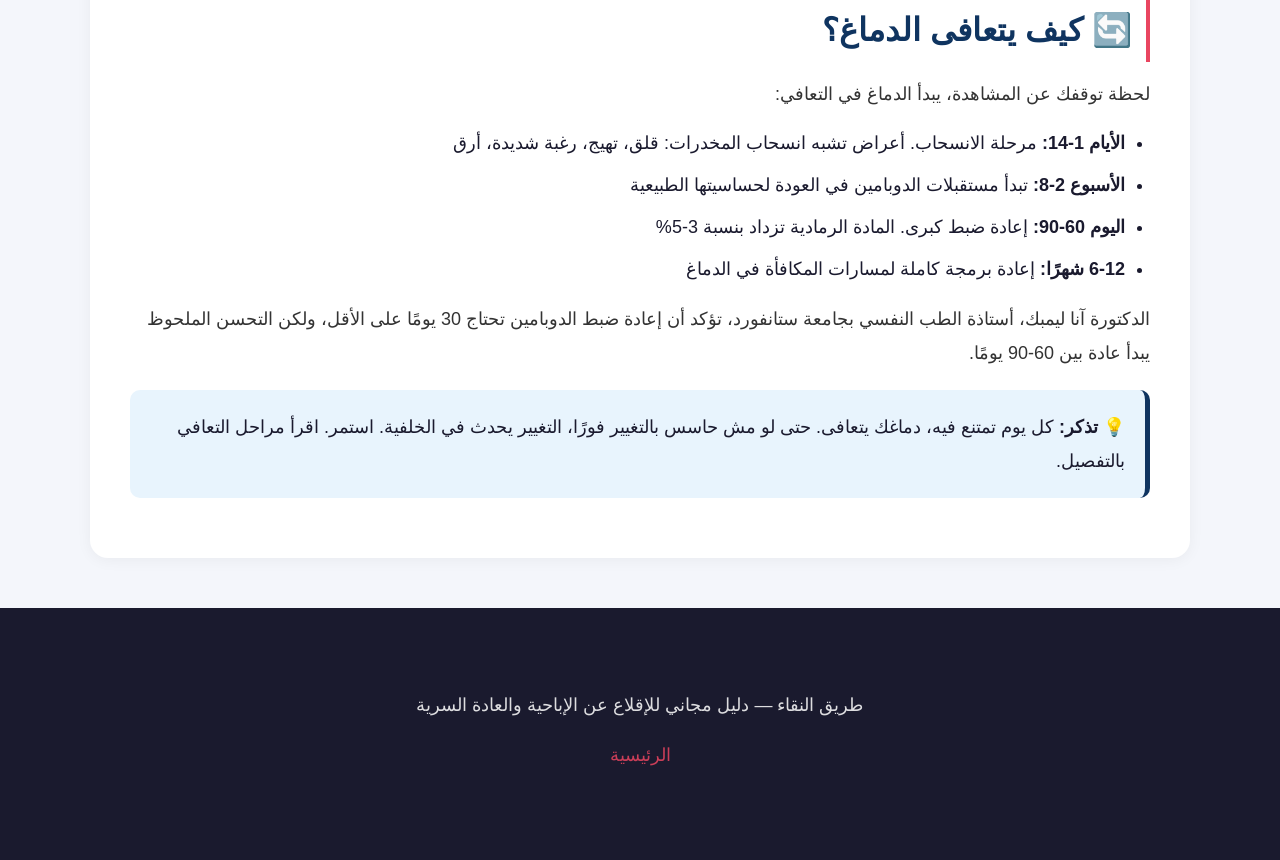
<file: science.html>
<!DOCTYPE html>
<html lang="ar" dir="rtl">
<head>
    <meta charset="UTF-8">
    <meta name="viewport" content="width=device-width, initial-scale=1.0">
    <title>كيف تدمر الإباحية الدماغ - طريق النقاء</title>
    <meta name="description" content="الشرح العلمي لتأثير الإباحية على الدوبامين والمستقبلات العصبية وإعادة برمجة الدماغ.">
    <link rel="stylesheet" href="style.css">
</head>
<body>

<header>
    <div class="container">
        <h1>🧠 كيف تدمر الإباحية الدماغ</h1>
        <p class="subtitle">الشرح العلمي الكامل — من أول مشاهدة حتى إعادة برمجة الدماغ</p>
        <a href="index.html" class="btn">← العودة للرئيسية</a>
    </div>
</header>

<div class="container article">

    <div class="highlight-box">
        <strong>🔬 العلم يقول:</strong> الإباحية تختطف نظام المكافأة في الدماغ بنفس آلية إدمان المخدرات. لكن الخبر السعيد: الدماغ يمكنه التعافي تمامًا.
    </div>

    <h2>⚡ الدوبامين — مادة الإدمان الطبيعية</h2>
    <p>الدوبامين هو الناقل العصبي المسؤول عن الشعور بالمتعة والمكافأة. في الوضع الطبيعي، يفرز الدماغ الدوبامين عند الأكل، النجاح، العلاقة الحميمية الحقيقية — بكميات متوسطة.</p>
    <p>لكن عند مشاهدة الإباحية، يحدث انفجار هائل للدوبامين — أكثر بـ 2-3 مرات من الجنس الحقيقي، وأكثر من أي نشاط طبيعي آخر. هذا الإفراز المفرط هو أصل الإدمان.</p>

    <h2>🧪 ماذا يحدث في الدماغ خطوة بخطوة؟</h2>

    <h3>1. الإفراط في التحفيز</h3>
    <p>في أول مشاهدة، الدماغ يتعرض لكمية دوبامين غير طبيعية. يشعر الشخص بنشوة قوية.</p>

    <h3>2. انخفاض الحساسية (Desensitization)</h3>
    <p>مع التكرار، يخفض الدماغ عدد مستقبلات الدوبامين لحماية نفسه من التحفيز الزائد. تحتاج الآن إلى جرعة أكبر أو محتوى أقسى لتحصل على نفس الشعور.</p>

    <h3>3. إعادة توصيل المسارات العصبية</h3>
    <p>الدماغ يبني مسارات عصبية قوية تربط بين الإثارة الجنسية والمشاهدة المنفردة. العلاقة الحقيقية تصبح أقل إثارة بالمقارنة.</p>

    <h3>4. ضعف قشرة الفص الجبهي (Prefrontal Cortex)</h3>
    <p>الجزء المسؤول عن قوة الإرادة واتخاذ القرارات يضعف. تصبح مقاومة الرغبة أصعب فأصعب مع الوقت.</p>

    <div class="warning-box">
        <strong>⚠️ النتيجة:</strong> ضعف الانتصاب (PIED)، القلق الاجتماعي، فقدان التركيز، العزلة، الاكتئاب. والأخطر — فقدان القدرة على الاستمتاع بالعلاقات الحقيقية.
    </div>

    <h2>🔄 كيف يتعافى الدماغ؟</h2>
    <p>لحظة توقفك عن المشاهدة، يبدأ الدماغ في التعافي:</p>
    <ul>
        <li><strong>الأيام 1-14:</strong> مرحلة الانسحاب. أعراض تشبه انسحاب المخدرات: قلق، تهيج، رغبة شديدة، أرق</li>
        <li><strong>الأسبوع 2-8:</strong> تبدأ مستقبلات الدوبامين في العودة لحساسيتها الطبيعية</li>
        <li><strong>اليوم 60-90:</strong> إعادة ضبط كبرى. المادة الرمادية تزداد بنسبة 3-5%</li>
        <li><strong>6-12 شهرًا:</strong> إعادة برمجة كاملة لمسارات المكافأة في الدماغ</li>
    </ul>

    <p>الدكتورة آنا ليمبك، أستاذة الطب النفسي بجامعة ستانفورد، تؤكد أن إعادة ضبط الدوبامين تحتاج 30 يومًا على الأقل، ولكن التحسن الملحوظ يبدأ عادة بين 60-90 يومًا.</p>

    <div class="tip-box">
        <strong>💡 تذكر:</strong> كل يوم تمتنع فيه، دماغك يتعافى. حتى لو مش حاسس بالتغيير فورًا، التغيير يحدث في الخلفية. استمر. اقرأ <a href="recovery-timeline.html">مراحل التعافي بالتفصيل</a>.
    </div>

</div>

<footer>
    <div class="container">
        <p>طريق النقاء — دليل مجاني للإقلاع عن الإباحية والعادة السرية</p>
        <p class="footer-links"><a href="index.html">الرئيسية</a></p>
    </div>
</footer>

</body>
</html>
</file>
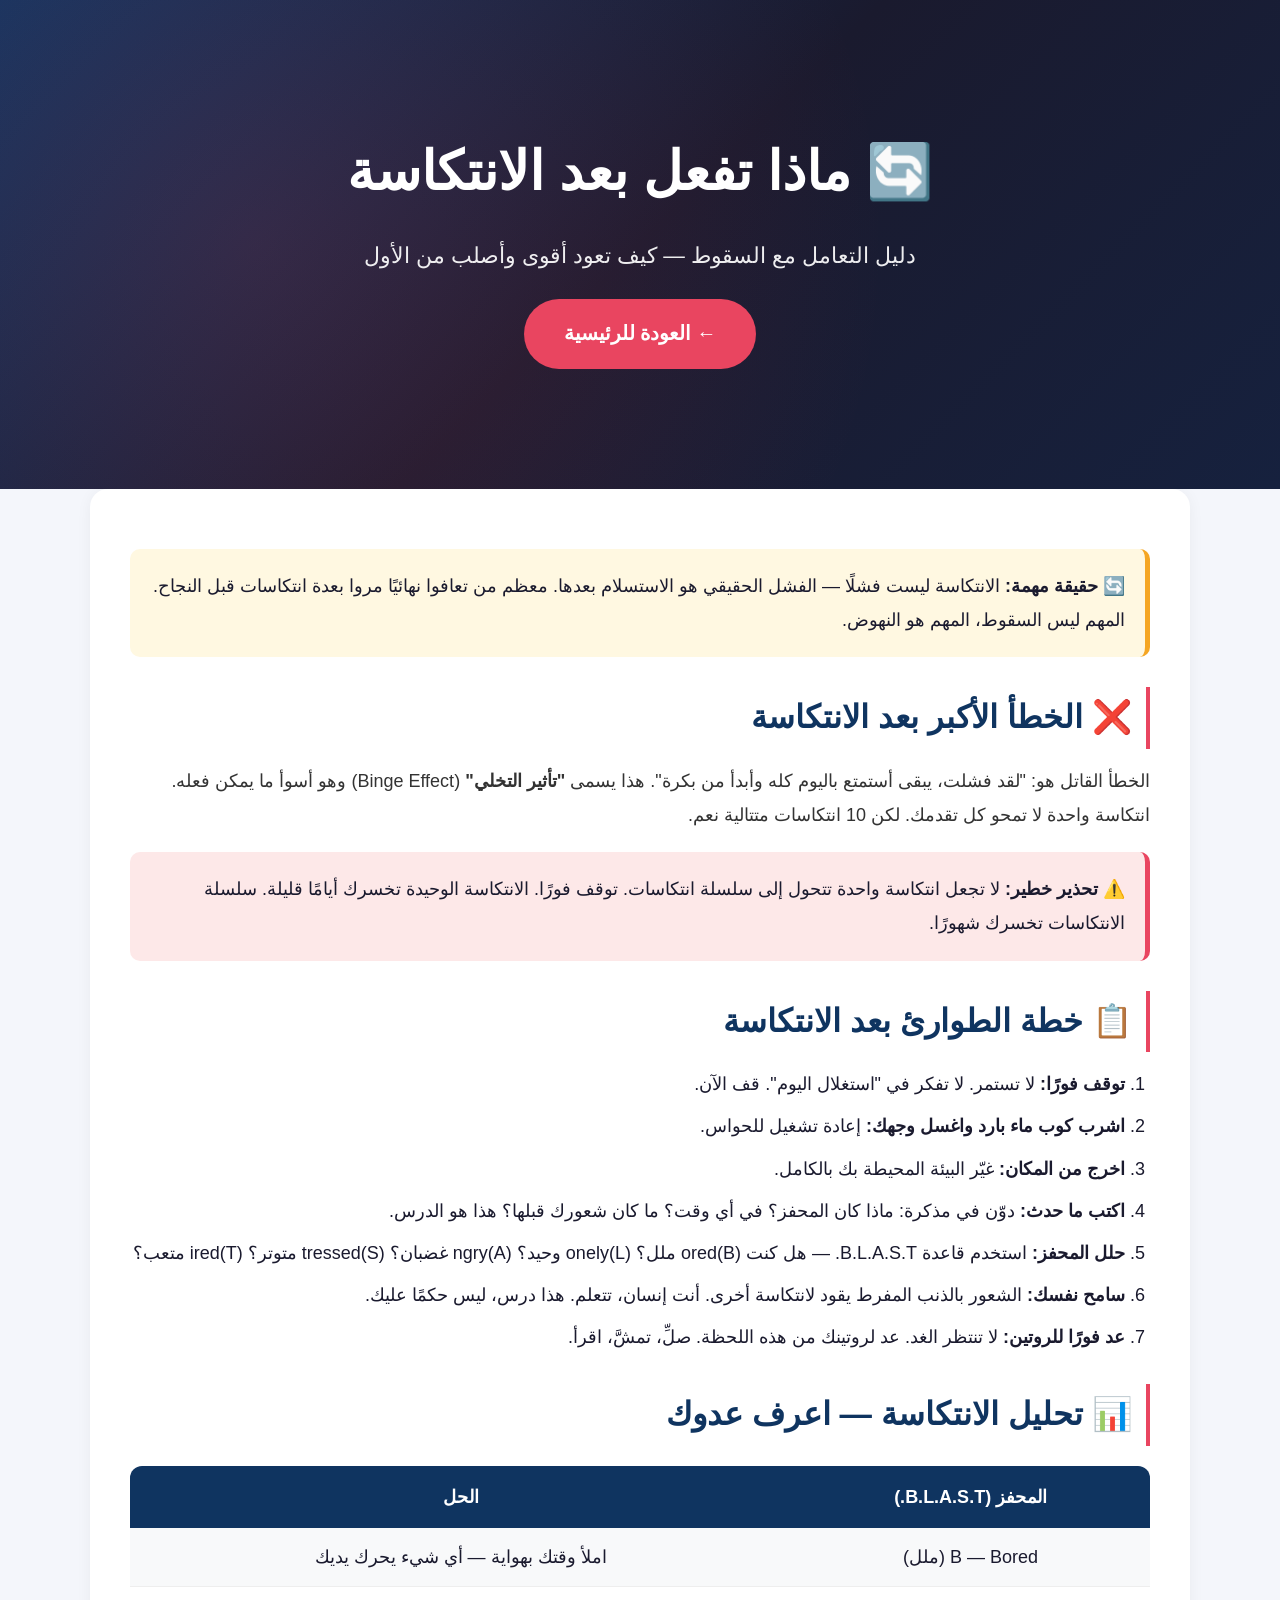
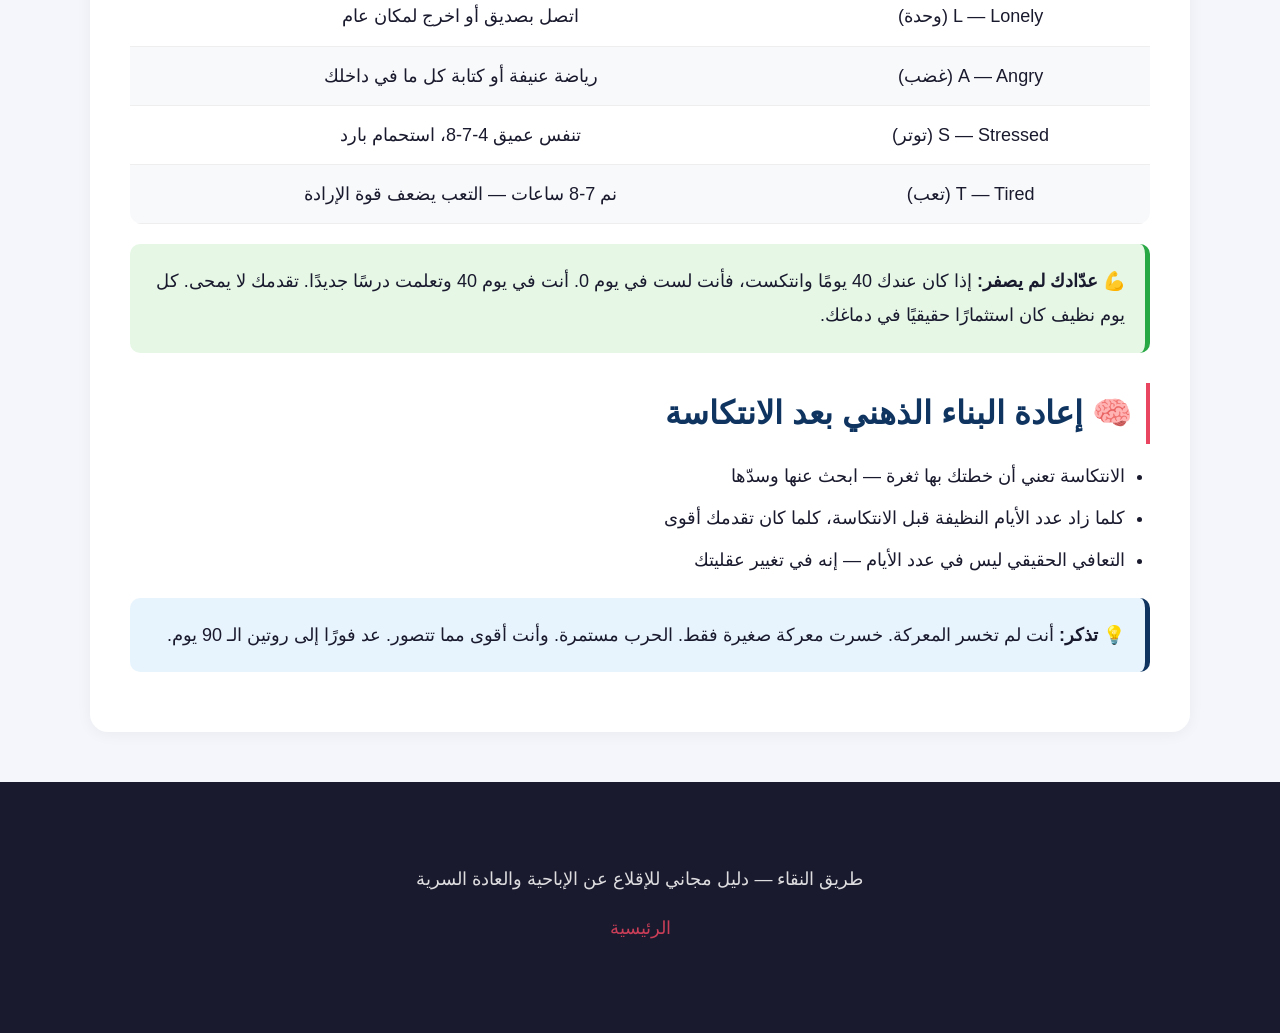
<file: urges.html>
<!DOCTYPE html>
<html lang="ar" dir="rtl">
<head>
    <meta charset="UTF-8">
    <meta name="viewport" content="width=device-width, initial-scale=1.0">
    <title>الانتكاسة — ماذا تفعل بعدها - طريق النقاء</title>
    <meta name="description" content="دليل التعامل مع الانتكاسة: كيف تعود أقوى من الأول بعد السقوط.">
    <link rel="stylesheet" href="style.css">
</head>
<body>

<header>
    <div class="container">
        <h1>🔄 ماذا تفعل بعد الانتكاسة</h1>
        <p class="subtitle">دليل التعامل مع السقوط — كيف تعود أقوى وأصلب من الأول</p>
        <a href="index.html" class="btn">← العودة للرئيسية</a>
    </div>
</header>

<div class="container article">

    <div class="highlight-box">
        <strong>🔄 حقيقة مهمة:</strong> الانتكاسة ليست فشلًا — الفشل الحقيقي هو الاستسلام بعدها. معظم من تعافوا نهائيًا مروا بعدة انتكاسات قبل النجاح. المهم ليس السقوط، المهم هو النهوض.
    </div>

    <h2>❌ الخطأ الأكبر بعد الانتكاسة</h2>
    <p>الخطأ القاتل هو: "لقد فشلت، يبقى أستمتع باليوم كله وأبدأ من بكرة". هذا يسمى <strong>"تأثير التخلي"</strong> (Binge Effect) وهو أسوأ ما يمكن فعله. انتكاسة واحدة لا تمحو كل تقدمك. لكن 10 انتكاسات متتالية نعم.</p>

    <div class="warning-box">
        <strong>⚠️ تحذير خطير:</strong> لا تجعل انتكاسة واحدة تتحول إلى سلسلة انتكاسات. توقف فورًا. الانتكاسة الوحيدة تخسرك أيامًا قليلة. سلسلة الانتكاسات تخسرك شهورًا.
    </div>

    <h2>📋 خطة الطوارئ بعد الانتكاسة</h2>
    <ol>
        <li><strong>توقف فورًا:</strong> لا تستمر. لا تفكر في "استغلال اليوم". قف الآن.</li>
        <li><strong>اشرب كوب ماء بارد واغسل وجهك:</strong> إعادة تشغيل للحواس.</li>
        <li><strong>اخرج من المكان:</strong> غيّر البيئة المحيطة بك بالكامل.</li>
        <li><strong>اكتب ما حدث:</strong> دوّن في مذكرة: ماذا كان المحفز؟ في أي وقت؟ ما كان شعورك قبلها؟ هذا هو الدرس.</li>
        <li><strong>حلل المحفز:</strong> استخدم قاعدة B.L.A.S.T. — هل كنت (B)ored ملل؟ (L)onely وحيد؟ (A)ngry غضبان؟ (S)tressed متوتر؟ (T)ired متعب؟</li>
        <li><strong>سامح نفسك:</strong> الشعور بالذنب المفرط يقود لانتكاسة أخرى. أنت إنسان، تتعلم. هذا درس، ليس حكمًا عليك.</li>
        <li><strong>عد فورًا للروتين:</strong> لا تنتظر الغد. عد لروتينك من هذه اللحظة. صلِّ، تمشَّ، اقرأ.</li>
    </ol>

    <h2>📊 تحليل الانتكاسة — اعرف عدوك</h2>
    <table class="food-table">
        <tr>
            <th>المحفز (B.L.A.S.T.)</th>
            <th>الحل</th>
        </tr>
        <tr>
            <td>B — Bored (ملل)</td>
            <td>املأ وقتك بهواية — أي شيء يحرك يديك</td>
        </tr>
        <tr>
            <td>L — Lonely (وحدة)</td>
            <td>اتصل بصديق أو اخرج لمكان عام</td>
        </tr>
        <tr>
            <td>A — Angry (غضب)</td>
            <td>رياضة عنيفة أو كتابة كل ما في داخلك</td>
        </tr>
        <tr>
            <td>S — Stressed (توتر)</td>
            <td>تنفس عميق 4-7-8، استحمام بارد</td>
        </tr>
        <tr>
            <td>T — Tired (تعب)</td>
            <td>نم 7-8 ساعات — التعب يضعف قوة الإرادة</td>
        </tr>
    </table>

    <div class="success-box">
        <strong>💪 عدّادك لم يصفر:</strong> إذا كان عندك 40 يومًا وانتكست، فأنت لست في يوم 0. أنت في يوم 40 وتعلمت درسًا جديدًا. تقدمك لا يمحى. كل يوم نظيف كان استثمارًا حقيقيًا في دماغك.
    </div>

    <h2>🧠 إعادة البناء الذهني بعد الانتكاسة</h2>
    <ul>
        <li>الانتكاسة تعني أن خطتك بها ثغرة — ابحث عنها وسدّها</li>
        <li>كلما زاد عدد الأيام النظيفة قبل الانتكاسة، كلما كان تقدمك أقوى</li>
        <li>التعافي الحقيقي ليس في عدد الأيام — إنه في تغيير عقليتك</li>
    </ul>

    <div class="tip-box">
        <strong>💡 تذكر:</strong> أنت لم تخسر المعركة. خسرت معركة صغيرة فقط. الحرب مستمرة. وأنت أقوى مما تتصور. عد فورًا إلى <a href="90-day-routine.html">روتين الـ 90 يوم</a>.
    </div>

</div>

<footer>
    <div class="container">
        <p>طريق النقاء — دليل مجاني للإقلاع عن الإباحية والعادة السرية</p>
        <p class="footer-links"><a href="index.html">الرئيسية</a></p>
    </div>
</footer>

</body>
</html>
</file>
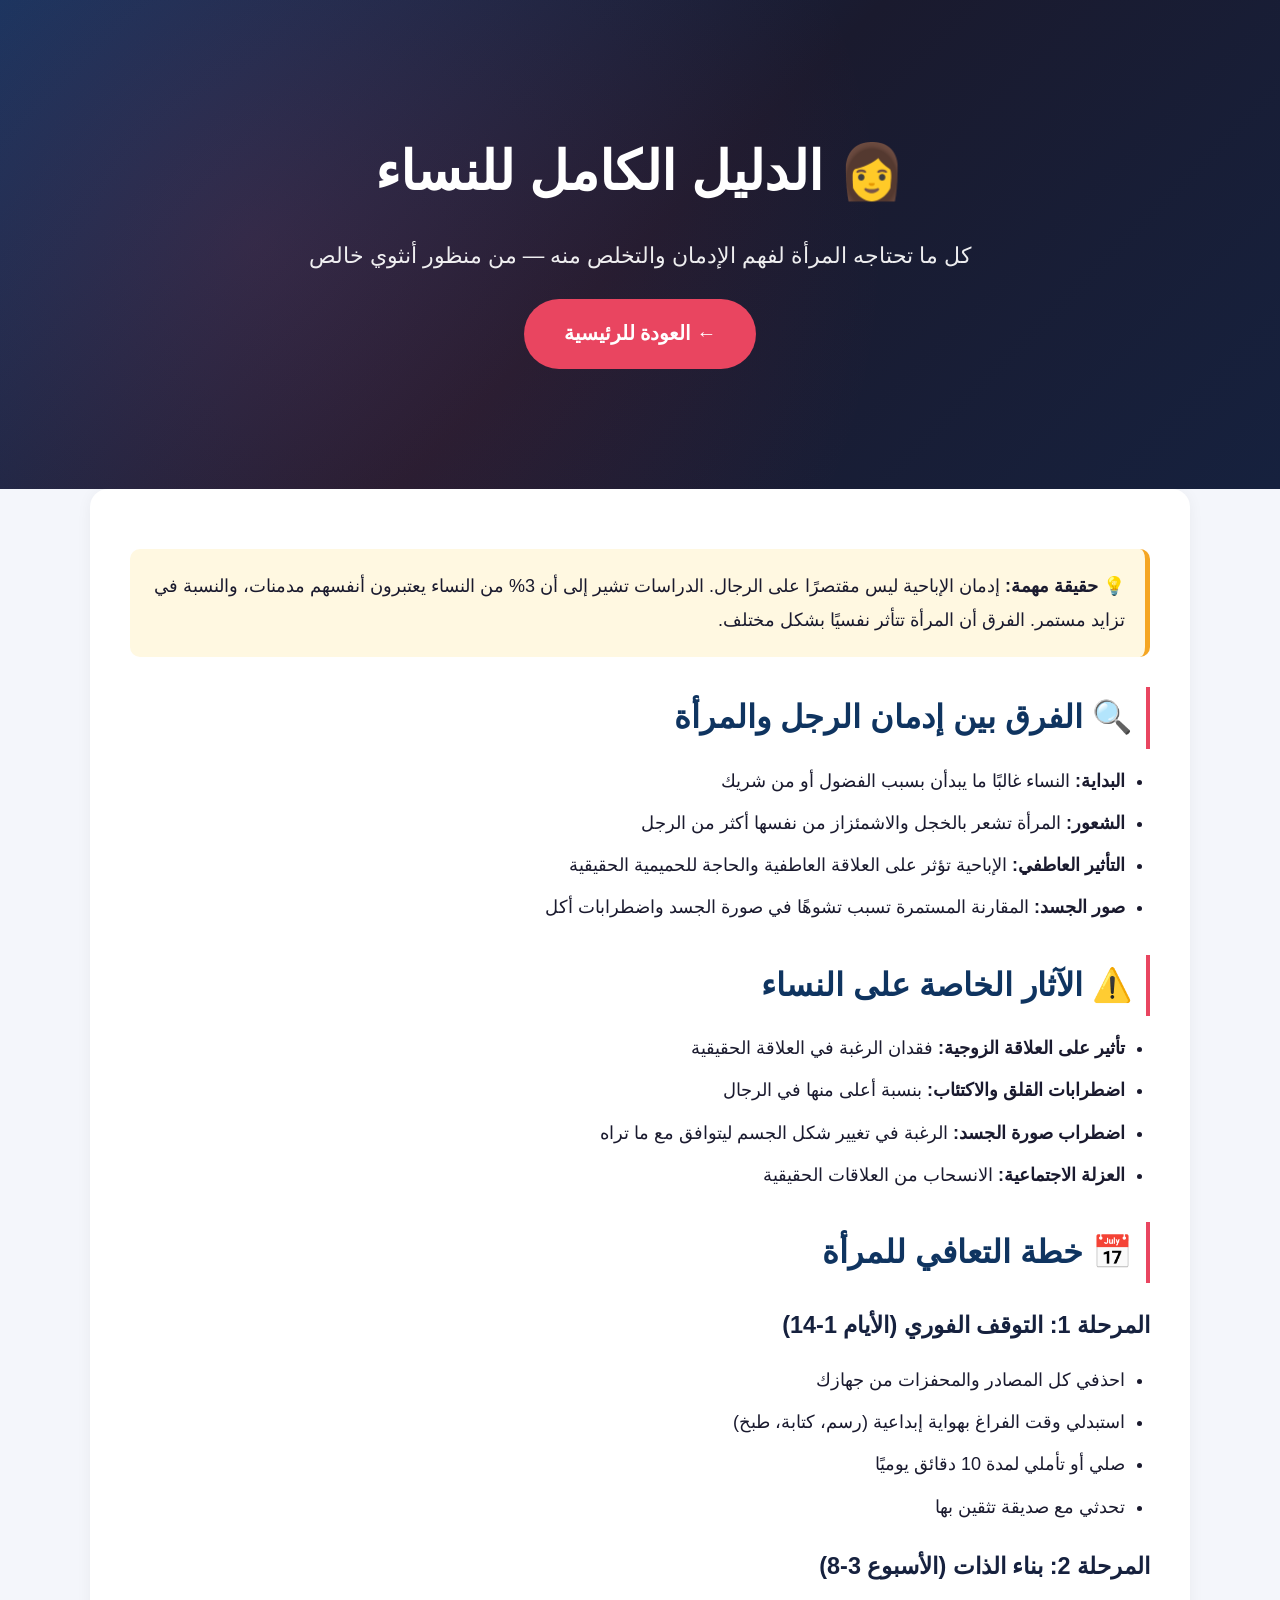
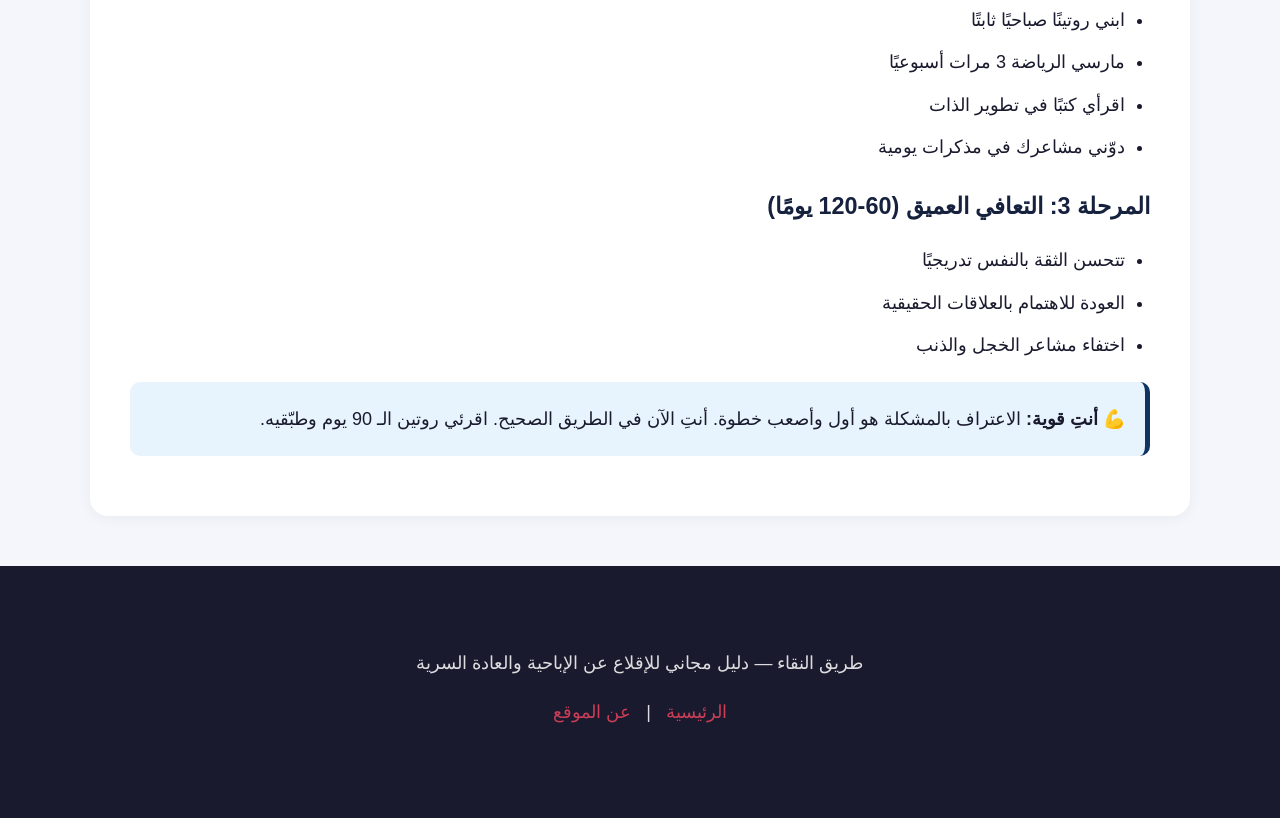
<file: women.html>
<!DOCTYPE html>
<html lang="ar" dir="rtl">
<head>
    <meta charset="UTF-8">
    <meta name="viewport" content="width=device-width, initial-scale=1.0">
    <title>الدليل الكامل للنساء - طريق النقاء</title>
    <meta name="description" content="الدليل الكامل للنساء للإقلاع عن الإباحية والعادة السرية. فهم الإدمان من منظور أنثوي وطرق التعافي.">
    <link rel="stylesheet" href="style.css">
</head>
<body>

<header>
    <div class="container">
        <h1>👩 الدليل الكامل للنساء</h1>
        <p class="subtitle">كل ما تحتاجه المرأة لفهم الإدمان والتخلص منه — من منظور أنثوي خالص</p>
        <a href="index.html" class="btn">← العودة للرئيسية</a>
    </div>
</header>

<div class="container article">

    <div class="highlight-box">
        <strong>💡 حقيقة مهمة:</strong> إدمان الإباحية ليس مقتصرًا على الرجال. الدراسات تشير إلى أن 3% من النساء يعتبرون أنفسهم مدمنات، والنسبة في تزايد مستمر. الفرق أن المرأة تتأثر نفسيًا بشكل مختلف.
    </div>

    <h2>🔍 الفرق بين إدمان الرجل والمرأة</h2>
    <ul>
        <li><strong>البداية:</strong> النساء غالبًا ما يبدأن بسبب الفضول أو من شريك</li>
        <li><strong>الشعور:</strong> المرأة تشعر بالخجل والاشمئزاز من نفسها أكثر من الرجل</li>
        <li><strong>التأثير العاطفي:</strong> الإباحية تؤثر على العلاقة العاطفية والحاجة للحميمية الحقيقية</li>
        <li><strong>صور الجسد:</strong> المقارنة المستمرة تسبب تشوهًا في صورة الجسد واضطرابات أكل</li>
    </ul>

    <h2>⚠️ الآثار الخاصة على النساء</h2>
    <ul>
        <li><strong>تأثير على العلاقة الزوجية:</strong> فقدان الرغبة في العلاقة الحقيقية</li>
        <li><strong>اضطرابات القلق والاكتئاب:</strong> بنسبة أعلى منها في الرجال</li>
        <li><strong>اضطراب صورة الجسد:</strong> الرغبة في تغيير شكل الجسم ليتوافق مع ما تراه</li>
        <li><strong>العزلة الاجتماعية:</strong> الانسحاب من العلاقات الحقيقية</li>
    </ul>

    <h2>📅 خطة التعافي للمرأة</h2>
    
    <h3>المرحلة 1: التوقف الفوري (الأيام 1-14)</h3>
    <ul>
        <li>احذفي كل المصادر والمحفزات من جهازك</li>
        <li>استبدلي وقت الفراغ بهواية إبداعية (رسم، كتابة، طبخ)</li>
        <li>صلي أو تأملي لمدة 10 دقائق يوميًا</li>
        <li>تحدثي مع صديقة تثقين بها</li>
    </ul>

    <h3>المرحلة 2: بناء الذات (الأسبوع 3-8)</h3>
    <ul>
        <li>ابني روتينًا صباحيًا ثابتًا</li>
        <li>مارسي الرياضة 3 مرات أسبوعيًا</li>
        <li>اقرأي كتبًا في تطوير الذات</li>
        <li>دوّني مشاعرك في مذكرات يومية</li>
    </ul>

    <h3>المرحلة 3: التعافي العميق (60-120 يومًا)</h3>
    <ul>
        <li>تتحسن الثقة بالنفس تدريجيًا</li>
        <li>العودة للاهتمام بالعلاقات الحقيقية</li>
        <li>اختفاء مشاعر الخجل والذنب</li>
    </ul>

    <div class="tip-box">
        <strong>💪 أنتِ قوية:</strong> الاعتراف بالمشكلة هو أول وأصعب خطوة. أنتِ الآن في الطريق الصحيح. اقرئي <a href="90-day-routine.html">روتين الـ 90 يوم</a> وطبّقيه.
    </div>

</div>

<footer>
    <div class="container">
        <p>طريق النقاء — دليل مجاني للإقلاع عن الإباحية والعادة السرية</p>
        <p class="footer-links"><a href="index.html">الرئيسية</a> | <a href="about.html">عن الموقع</a></p>
    </div>
</footer>

</body>
</html>
</file>
<file: style.css>
/* ===== طريق النقاء - ملف التصميم الأساسي ===== */

/* ========== الأساسيات ========== */
* {
    margin: 0;
    padding: 0;
    box-sizing: border-box;
}

body {
    font-family: 'Segoe UI', Tahoma, 'Traditional Arabic', sans-serif;
    background: #f4f6fb;
    color: #1a1a2e;
    line-height: 1.9;
    font-size: 18px;
    direction: rtl;
}

.container {
    max-width: 1100px;
    margin: 0 auto;
    padding: 40px 20px;
}

a {
    text-decoration: none;
    color: inherit;
}

img {
    max-width: 100%;
    height: auto;
}

/* ========== الهيدر ========== */
header {
    background: linear-gradient(135deg, #0f3460 0%, #1a1a2e 50%, #16213e 100%);
    color: white;
    padding: 80px 20px;
    text-align: center;
    position: relative;
    overflow: hidden;
}

header::before {
    content: '';
    position: absolute;
    top: 0;
    left: 0;
    right: 0;
    bottom: 0;
    background: radial-gradient(circle at 20% 50%, rgba(233, 69, 96, 0.15), transparent 60%);
}

header h1 {
    font-size: 3em;
    margin-bottom: 15px;
    position: relative;
    z-index: 1;
}

header .subtitle {
    font-size: 1.2em;
    opacity: 0.92;
    max-width: 700px;
    margin: 0 auto 25px;
    line-height: 1.7;
    position: relative;
    z-index: 1;
}

/* ========== الأزرار ========== */
.btn {
    display: inline-block;
    background: #e94560;
    color: white !important;
    padding: 16px 40px;
    border-radius: 50px;
    font-size: 1.1em;
    font-weight: bold;
    transition: all 0.3s;
    position: relative;
    z-index: 1;
    border: none;
    cursor: pointer;
}

.btn:hover {
    background: #d63850;
    transform: translateY(-2px);
    box-shadow: 0 8px 25px rgba(233, 69, 96, 0.4);
}

.btn-small {
    display: block;
    background: #0f3460;
    color: white !important;
    padding: 14px 25px;
    border-radius: 12px;
    text-align: center;
    font-weight: bold;
    font-size: 1.05em;
    transition: 0.3s;
}

.btn-small:hover {
    background: #1a4a7a;
    transform: scale(1.02);
}

/* ========== إحصائيات ========== */
.stat-box {
    display: grid;
    grid-template-columns: repeat(auto-fit, minmax(180px, 1fr));
    gap: 20px;
    background: white;
    border-radius: 18px;
    padding: 30px;
    box-shadow: 0 4px 20px rgba(0, 0, 0, 0.06);
    margin: -60px auto 0;
    position: relative;
    z-index: 2;
}

.stat-item {
    text-align: center;
    padding: 10px;
}

.stat-num {
    display: block;
    font-size: 2.2em;
    font-weight: 900;
    color: #e94560;
    line-height: 1.2;
}

.stat-item p {
    color: #555;
    font-size: 0.95em;
    margin-top: 5px;
}

/* ========== عناوين الأقسام ========== */
.section-title {
    font-size: 2em;
    color: #0f3460;
    margin-bottom: 10px;
    border-right: 5px solid #e94560;
    padding-right: 18px;
}

.section-desc {
    color: #666;
    margin-bottom: 30px;
    font-size: 1.1em;
}

/* ========== أنظمة الشبكات (Grid) ========== */
.grid-3 {
    display: grid;
    grid-template-columns: repeat(auto-fill, minmax(300px, 1fr));
    gap: 22px;
}

.grid-2 {
    display: grid;
    grid-template-columns: 1fr 1fr;
    gap: 22px;
}

/* ========== البطاقات ========== */
.card {
    background: white;
    padding: 28px;
    border-radius: 16px;
    box-shadow: 0 2px 12px rgba(0, 0, 0, 0.05);
    border-right: 4px solid #e94560;
    transition: all 0.3s;
    display: block;
}

.card:hover {
    transform: translateY(-5px);
    box-shadow: 0 8px 30px rgba(0, 0, 0, 0.1);
}

.card-icon {
    font-size: 2.5em;
    margin-bottom: 10px;
}

.card h3 {
    color: #0f3460;
    font-size: 1.35em;
    margin-bottom: 10px;
}

.card p {
    color: #555;
    font-size: 0.95em;
    line-height: 1.7;
}

/* ========== شريط التحفيز ========== */
.motivation-bar {
    background: linear-gradient(135deg, #e94560, #0f3460);
    color: white;
    text-align: center;
    padding: 50px 20px;
    margin: 40px 0;
}

.motivation-bar h2 {
    font-size: 2em;
    margin-bottom: 15px;
    border: none;
    color: white;
}

.motivation-bar p {
    max-width: 700px;
    margin: 0 auto;
    font-size: 1.1em;
    opacity: 0.95;
}

/* ========== قصص النجاح ========== */
.story-card {
    background: white;
    padding: 30px;
    border-radius: 16px;
    box-shadow: 0 2px 12px rgba(0, 0, 0, 0.05);
    border-bottom: 4px solid #0f3460;
}

.story-text {
    font-size: 1.05em;
    color: #333;
    font-style: italic;
    margin-bottom: 12px;
}

.story-author {
    color: #e94560;
    font-weight: bold;
    text-align: left;
}

/* ========== الروابط السريعة ========== */
.quick-links {
    margin-top: 20px;
}

.quick-links .grid-3 {
    gap: 15px;
}

/* ========== المقالات (للصفحات الداخلية) ========== */
.article {
    background: white;
    padding: 40px;
    border-radius: 18px;
    box-shadow: 0 2px 15px rgba(0, 0, 0, 0.05);
    margin-bottom: 30px;
}

.article h2 {
    font-size: 1.8em;
    color: #0f3460;
    margin: 30px 0 15px;
    border-right: 4px solid #e94560;
    padding-right: 14px;
}

.article h3 {
    font-size: 1.3em;
    color: #16213e;
    margin: 20px 0 10px;
}

.article p {
    margin-bottom: 15px;
    color: #333;
}

.article ul,
.article ol {
    padding-right: 25px;
    margin: 15px 0;
}

.article li {
    margin-bottom: 8px;
}

/* ========== صناديق التنبيه ========== */
.highlight-box {
    background: #fff8e1;
    border-right: 5px solid #f5a623;
    padding: 20px;
    border-radius: 10px;
    margin: 20px 0;
}

.tip-box {
    background: #e8f4fd;
    border-right: 5px solid #0f3460;
    padding: 20px;
    border-radius: 10px;
    margin: 20px 0;
}

.warning-box {
    background: #fde8e8;
    border-right: 5px solid #e94560;
    padding: 20px;
    border-radius: 10px;
    margin: 20px 0;
}

.success-box {
    background: #e6f7e6;
    border-right: 5px solid #28a745;
    padding: 20px;
    border-radius: 10px;
    margin: 20px 0;
}

/* ========== الجدول الزمني للتعافي ========== */
.timeline {
    position: relative;
    padding-right: 30px;
    margin: 30px 0;
}

.timeline::before {
    content: '';
    position: absolute;
    right: 8px;
    top: 0;
    bottom: 0;
    width: 3px;
    background: #e94560;
}

.timeline-item {
    position: relative;
    margin-bottom: 25px;
    padding: 15px 25px;
    background: #f8f9fa;
    border-radius: 10px;
    border-right: 3px solid #0f3460;
}

.timeline-item::before {
    content: '';
    position: absolute;
    right: -26px;
    top: 20px;
    width: 14px;
    height: 14px;
    background: #e94560;
    border-radius: 50%;
    border: 3px solid #f4f6fb;
}

.timeline-item .day {
    font-weight: bold;
    color: #e94560;
    font-size: 1.1em;
}

.timeline-item h4 {
    color: #0f3460;
    margin: 5px 0;
}

/* ========== قائمة التمارين ========== */
.exercise-list {
    display: grid;
    grid-template-columns: repeat(auto-fill, minmax(250px, 1fr));
    gap: 15px;
    margin: 20px 0;
}

.exercise-card {
    background: #f0f4f8;
    padding: 20px;
    border-radius: 12px;
    text-align: center;
}

.exercise-card .ex-icon {
    font-size: 2em;
    margin-bottom: 8px;
}

.exercise-card h4 {
    color: #0f3460;
    margin-bottom: 5px;
}

/* ========== جدول الأكل ========== */
.food-table {
    width: 100%;
    border-collapse: collapse;
    margin: 20px 0;
    background: white;
    border-radius: 12px;
    overflow: hidden;
}

.food-table th {
    background: #0f3460;
    color: white;
    padding: 14px;
    text-align: center;
}

.food-table td {
    padding: 12px 14px;
    border-bottom: 1px solid #eee;
    text-align: center;
}

.food-table tr:nth-child(even) {
    background: #f8f9fa;
}

.food-table tr:hover {
    background: #e8f4fd;
}

/* ========== الفوتر ========== */
footer {
    background: #1a1a2e;
    color: white;
    text-align: center;
    padding: 40px 20px;
    margin-top: 50px;
}

footer p {
    opacity: 0.85;
    margin-bottom: 8px;
}

.footer-links {
    margin-top: 15px;
}

.footer-links a {
    color: #e94560;
    margin: 0 10px;
    transition: 0.3s;
}

.footer-links a:hover {
    color: #ff6b81;
    text-decoration: underline;
}

/* ========== صفحة الخطأ 404 ========== */
.error-page {
    text-align: center;
    padding: 100px 20px;
}

.error-page h1 {
    font-size: 6em;
    color: #e94560;
    margin-bottom: 10px;
}

.error-page p {
    font-size: 1.3em;
    color: #555;
    margin-bottom: 30px;
}

/* ========== صفحة "عن الموقع" ========== */
.about-section {
    display: grid;
    grid-template-columns: 1fr 1fr;
    gap: 30px;
    margin: 30px 0;
}

.about-card {
    background: #f0f4f8;
    padding: 25px;
    border-radius: 14px;
    text-align: center;
}

.about-card .icon {
    font-size: 3em;
    margin-bottom: 12px;
}

.about-card h3 {
    color: #0f3460;
    margin-bottom: 8px;
}

/* ========== شريط التقدم (للعداد) ========== */
.progress-bar {
    background: #e0e0e0;
    border-radius: 50px;
    height: 25px;
    overflow: hidden;
    margin: 15px 0;
}

.progress-fill {
    height: 100%;
    background: linear-gradient(90deg, #e94560, #0f3460);
    border-radius: 50px;
    transition: width 0.5s;
    display: flex;
    align-items: center;
    justify-content: center;
    color: white;
    font-size: 0.85em;
    font-weight: bold;
    min-width: 40px;
}

/* ========== تنسيقات الأدوات ========== */
.tool-section {
    background: white;
    border-radius: 18px;
    padding: 30px;
    box-shadow: 0 2px 15px rgba(0, 0, 0, 0.05);
    margin-bottom: 25px;
}

.tool-section h3 {
    color: #0f3460;
    font-size: 1.4em;
    margin-bottom: 15px;
}

input[type="text"],
input[type="email"],
textarea,
select {
    width: 100%;
    padding: 12px 18px;
    border: 2px solid #dde1e9;
    border-radius: 10px;
    font-size: 1em;
    font-family: inherit;
    margin-bottom: 15px;
    transition: 0.3s;
}

input:focus,
textarea:focus {
    border-color: #0f3460;
    outline: none;
}

textarea {
    min-height: 120px;
    resize: vertical;
}

/* ========== التوافق مع الجوال (Responsive) ========== */
@media (max-width: 992px) {
    .about-section {
        grid-template-columns: 1fr;
    }
}

@media (max-width: 768px) {
    body {
        font-size: 16px;
    }

    header {
        padding: 50px 15px;
    }

    header h1 {
        font-size: 2em;
    }

    header .subtitle {
        font-size: 1em;
    }

    .stat-box {
        grid-template-columns: 1fr 1fr;
        margin: -40px 10px 0;
        padding: 18px;
    }

    .stat-num {
        font-size: 1.6em;
    }

    .grid-3,
    .grid-2 {
        grid-template-columns: 1fr;
    }

    .section-title {
        font-size: 1.5em;
    }

    .article {
        padding: 20px;
    }

    .exercise-list {
        grid-template-columns: 1fr 1fr;
    }

    .food-table {
        font-size: 0.9em;
    }

    .food-table th,
    .food-table td {
        padding: 8px;
    }
}

@media (max-width: 480px) {
    .stat-box {
        grid-template-columns: 1fr;
    }

    .btn {
        padding: 14px 28px;
        font-size: 1em;
    }

    .exercise-list {
        grid-template-columns: 1fr;
    }

    .error-page h1 {
        font-size: 4em;
    }
}
</file>
